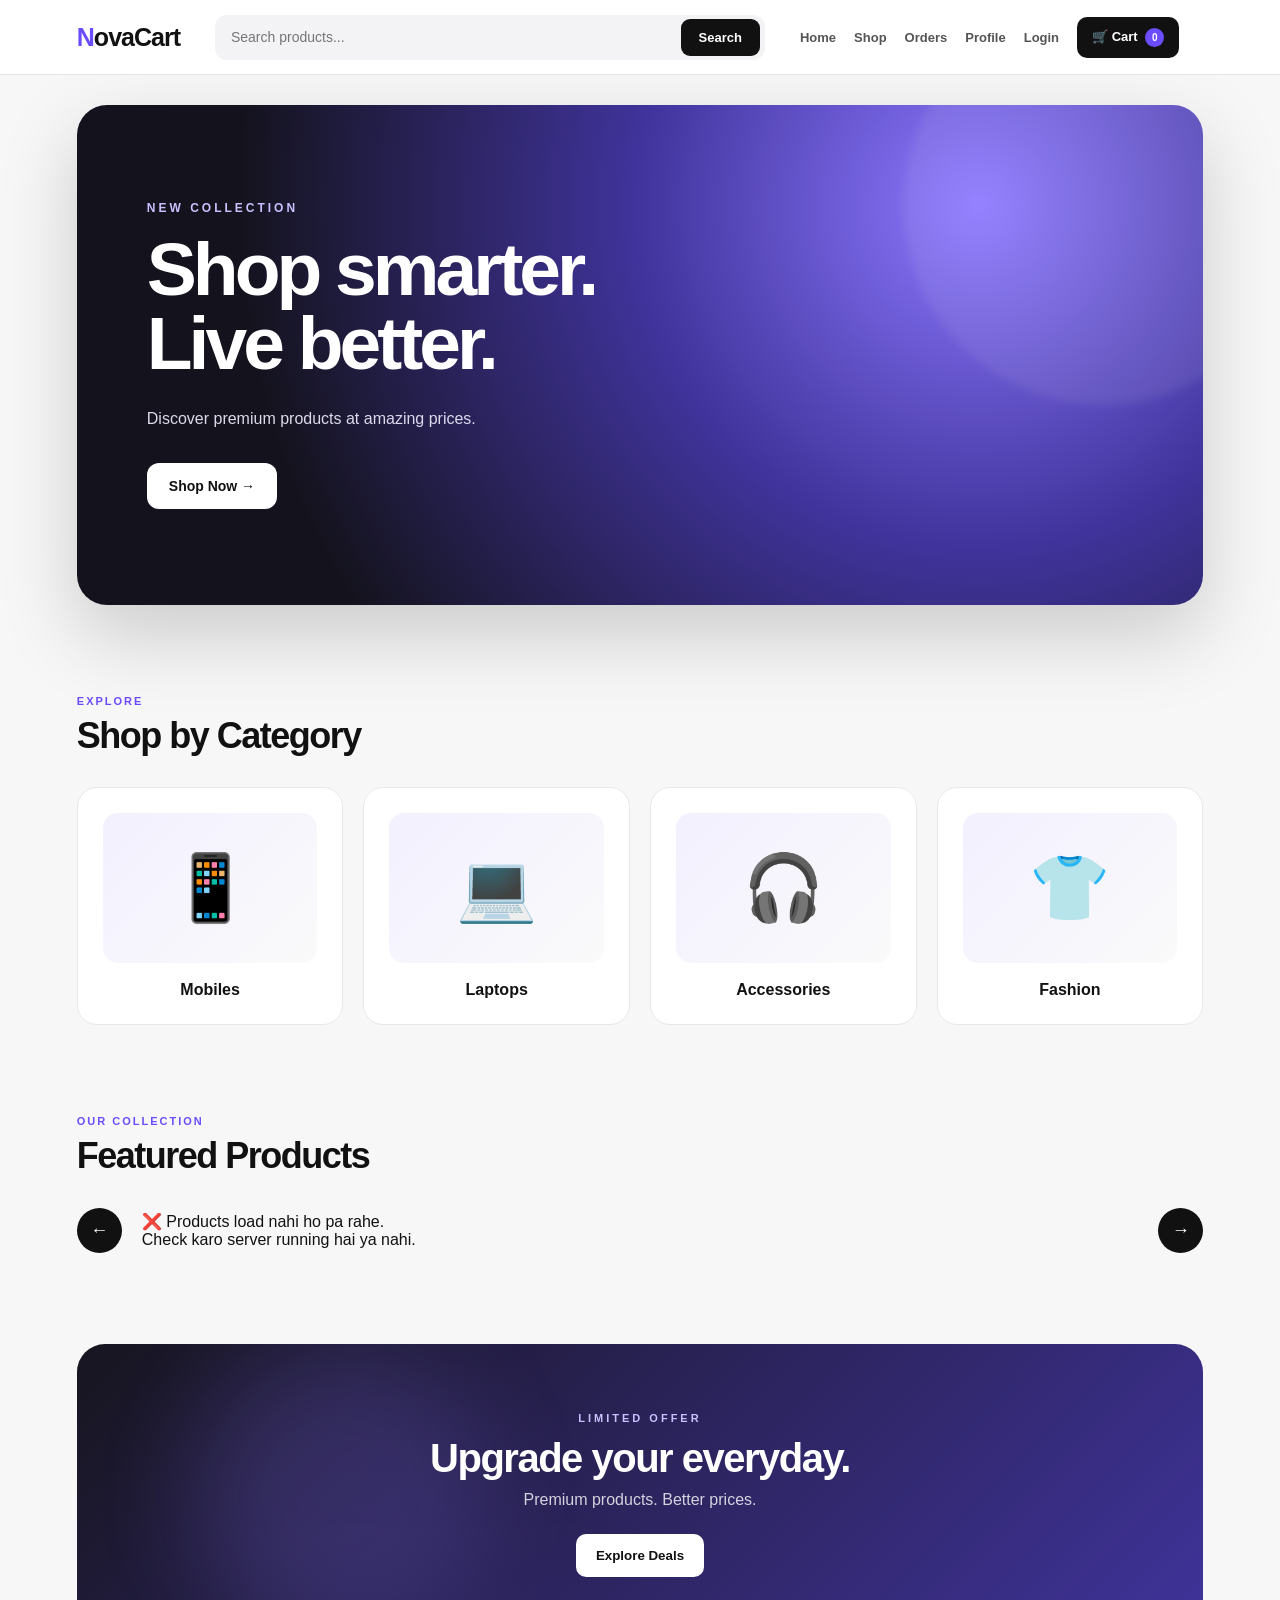
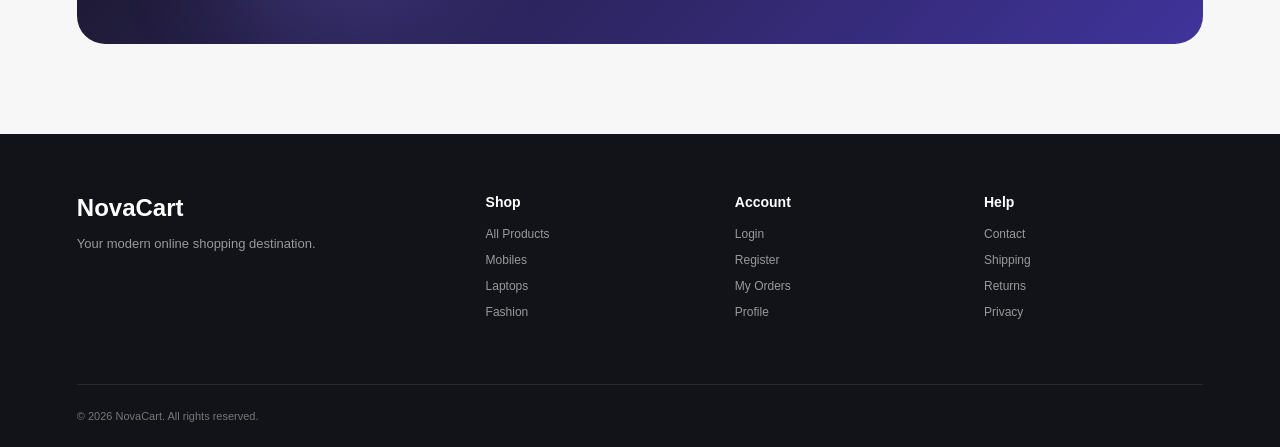
<file: index.html>
<!DOCTYPE html>
<html lang="en">

<head>
    <meta charset="UTF-8">
    <meta name="viewport" content="width=device-width, initial-scale=1.0">

    <title>NovaCart - Online Store</title>

    <!-- CSS baad mein -->
    <link rel="stylesheet" href="css/style.css">
</head>

<body>

    <!-- ================= HEADER ================= -->
    <header>

        <!-- Logo -->
        <div class="logo">
            NovaCart
        </div>

        <!-- Search -->
        <div class="search-box">
            <input
                type="text"
                id="searchInput"
                placeholder="Search products..."
            >

            <button id="searchBtn">
                Search
            </button>
        </div>

        <!-- Navigation -->
        <nav>
            <a href="index.html">Home</a>
            <a href="shop.html">Shop</a>
            <a href="orders.html">Orders</a>
            <a href="profile.html">Profile</a>

            <a href="login.html">
                Login
            </a>

            <a href="cart.html">
                🛒 Cart
                <span id="cartCount">0</span>
            </a>
        </nav>

    </header>


    <!-- ================= HERO SECTION ================= -->
    <section class="hero">

        <div class="hero-content">

            <p>NEW COLLECTION</p>

            <h1>
                Shop smarter.
                <br>
                Live better.
            </h1>

            <p>
                Discover premium products at amazing prices.
            </p>

            <a href="shop.html">
                <button>
                    Shop Now →
                </button>
            </a>

        </div>

    </section>


    <!-- ================= CATEGORIES ================= -->
    <section class="categories">

        <div class="section-title">
            <p>EXPLORE</p>
            <h2>Shop by Category</h2>
        </div>

        <div class="category-container">

            <div class="category-card">
                <div class="category-image">
                    📱
                </div>
                <h3>Mobiles</h3>
            </div>

            <div class="category-card">
                <div class="category-image">
                    💻
                </div>
                <h3>Laptops</h3>
            </div>

            <div class="category-card">
                <div class="category-image">
                    🎧
                </div>
                <h3>Accessories</h3>
            </div>

            <div class="category-card">
                <div class="category-image">
                    👕
                </div>
                <h3>Fashion</h3>
            </div>

        </div>

    </section>


    <!-- ================= FEATURED PRODUCTS ================= -->
    <section class="featured-products">

        <div class="section-title">

            <p>OUR COLLECTION</p>

            <h2>
                Featured Products
            </h2>

        </div>


        <!-- Product horizontal slider -->
        <div class="product-slider">

            <button
                class="slider-btn"
                id="prevProducts"
            >
                ←
            </button>


            <div
                class="product-container"
                id="productContainer"
            >

                <!-- Products JavaScript/API se aayenge -->

            </div>


            <button
                class="slider-btn"
                id="nextProducts"
            >
                →
            </button>

        </div>

    </section>


    <!-- ================= PROMO SECTION ================= -->
    <section class="promo">

        <div class="promo-content">

            <p>LIMITED OFFER</p>

            <h2>
                Upgrade your everyday.
            </h2>

            <p>
                Premium products. Better prices.
            </p>

            <a href="shop.html">
                <button>
                    Explore Deals
                </button>
            </a>

        </div>

    </section>


    <!-- ================= FOOTER ================= -->
    <footer>

        <div class="footer-brand">
            <h2>NovaCart</h2>

            <p>
                Your modern online shopping destination.
            </p>
        </div>


        <div class="footer-links">

            <div>
                <h3>Shop</h3>

                <a href="shop.html">
                    All Products
                </a>

                <a href="#">
                    Mobiles
                </a>

                <a href="#">
                    Laptops
                </a>

                <a href="#">
                    Fashion
                </a>

            </div>


            <div>

                <h3>Account</h3>

                <a href="login.html">
                    Login
                </a>

                <a href="register.html">
                    Register
                </a>

                <a href="orders.html">
                    My Orders
                </a>

                <a href="profile.html">
                    Profile
                </a>

            </div>


            <div>

                <h3>Help</h3>

                <a href="#">
                    Contact
                </a>

                <a href="#">
                    Shipping
                </a>

                <a href="#">
                    Returns
                </a>

                <a href="#">
                    Privacy
                </a>

            </div>

        </div>


        <div class="footer-bottom">

            <p>
                © 2026 NovaCart. All rights reserved.
            </p>

        </div>

    </footer>


    <!-- JavaScript baad mein -->
    <script src="js/script.js"></script>

</body>

</html>
</file>
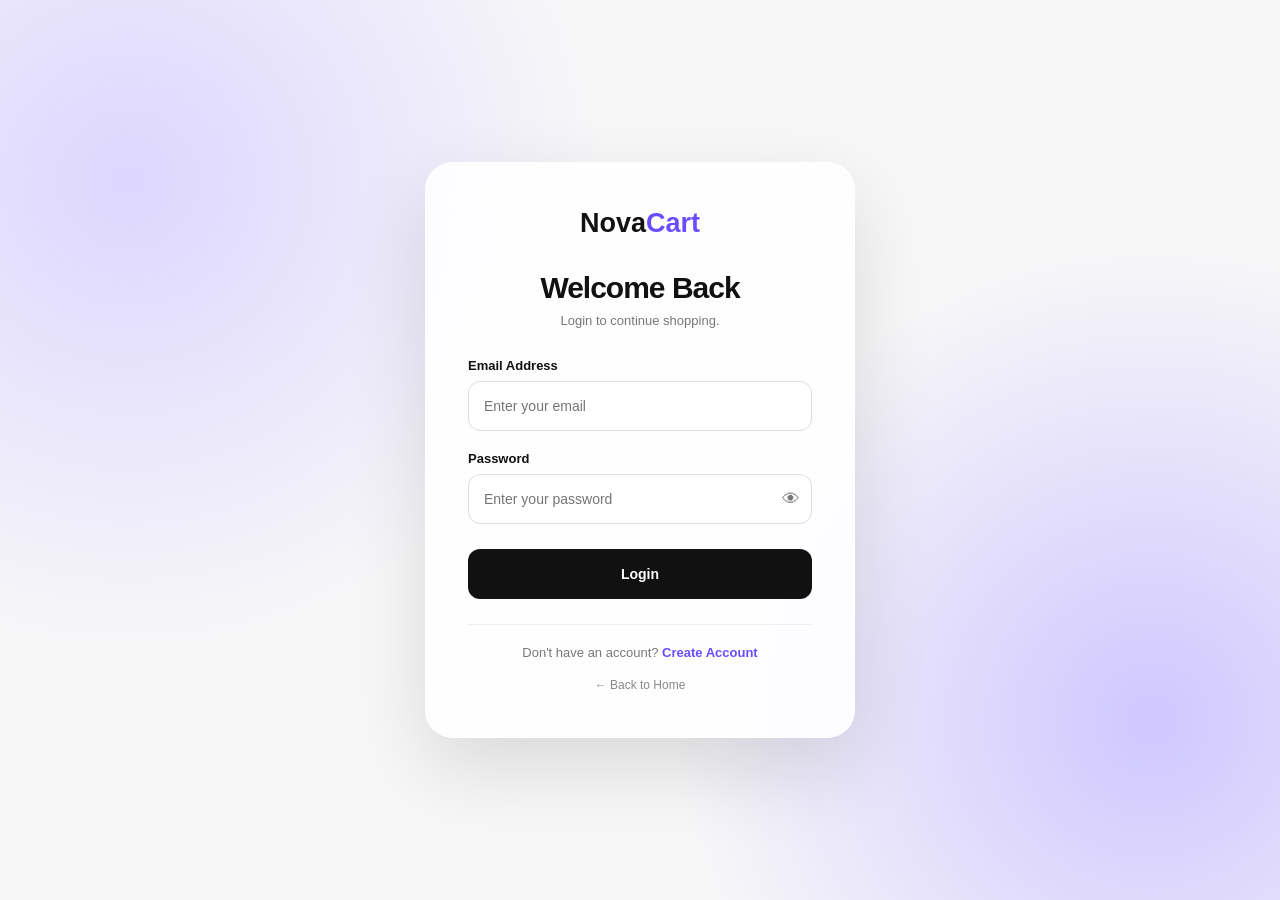
<file: addresses.html>
<!DOCTYPE html>
<html lang="en">

<head>

    <meta charset="UTF-8">

    <meta
        name="viewport"
        content="width=device-width, initial-scale=1.0"
    >

    <title>My Addresses - NovaCart</title>

    <link
        rel="stylesheet"
        href="css/style.css"
    >

    <link
        rel="stylesheet"
        href="css/addresses.css"
    >

</head>


<body>


    <!-- =========================
         HEADER
    ========================== -->

    <header>

        <div class="logo">
            NovaCart
        </div>


        <div class="search-box">

            <input
                type="text"
                id="searchInput"
                placeholder="Search products..."
            >

            <button
                id="searchBtn"
                type="button"
            >
                Search
            </button>

        </div>


        <nav>

            <a href="index.html">
                Home
            </a>

            <a href="shop.html">
                Shop
            </a>

            <a href="wishlist.html">
                ♥ Wishlist
                <span id="wishlistCount">0</span>
            </a>

            <a href="orders.html">
                Orders
            </a>

            <a href="profile.html">
                Profile
            </a>

            <a
                href="addresses.html"
                class="active"
            >
                📍 Addresses
            </a>

            <a href="cart.html">
                🛒 Cart
                <span id="cartCount">0</span>
            </a>

        </nav>

    </header>



    <!-- =========================
         ADDRESS PAGE
    ========================== -->

    <main class="addresses-page">


        <!-- PAGE HEADING -->

        <section class="addresses-heading">

            <div>

                <p>
                    DELIVERY INFORMATION
                </p>

                <h1>
                    My Addresses
                </h1>

                <span>
                    Manage your saved delivery addresses.
                </span>

            </div>


            <button
                id="addAddressBtn"
                class="add-address-btn"
                type="button"
            >
                + Add New Address
            </button>

        </section>



        <!-- =========================
             ADDRESS LIST
        ========================== -->

        <section
            id="addressesContainer"
            class="addresses-grid"
        >

            <div class="addresses-loading">

                <div class="loading-spinner"></div>

                <p>
                    Loading your addresses...
                </p>

            </div>

        </section>



        <!-- =========================
             EMPTY ADDRESS
        ========================== -->

        <section
            id="emptyAddresses"
            class="empty-addresses"
            style="display: none;"
        >

            <div class="empty-address-icon">
                📍
            </div>

            <h2>
                No Saved Addresses
            </h2>

            <p>
                Add an address for faster checkout and delivery.
            </p>

            <button
                id="emptyAddAddressBtn"
                type="button"
            >
                + Add Your First Address
            </button>

        </section>

    </main>



    <!-- =========================
         ADD / EDIT ADDRESS MODAL
    ========================== -->

    <div
        id="addressModal"
        class="address-modal-overlay"
    >

        <div class="address-modal">


            <!-- CLOSE -->

            <button
                id="closeAddressModal"
                class="modal-close"
                type="button"
            >
                ×
            </button>


            <!-- TITLE -->

            <p class="modal-label">
                DELIVERY
            </p>

            <h2 id="addressModalTitle">
                Add New Address
            </h2>



            <!-- =====================
                 ADDRESS FORM
            ====================== -->

            <form id="addressForm">


                <!-- ADDRESS TYPE -->

                <div class="form-group">

                    <label>
                        Address Type
                    </label>

                    <div class="address-type-options">

                        <label class="type-option">

                            <input
                                type="radio"
                                name="addressType"
                                value="home"
                                checked
                            >

                            <span>
                                🏠 Home
                            </span>

                        </label>


                        <label class="type-option">

                            <input
                                type="radio"
                                name="addressType"
                                value="office"
                            >

                            <span>
                                🏢 Office
                            </span>

                        </label>


                        <label class="type-option">

                            <input
                                type="radio"
                                name="addressType"
                                value="other"
                            >

                            <span>
                                📍 Other
                            </span>

                        </label>

                    </div>

                </div>



                <!-- FULL NAME -->

                <div class="form-group">

                    <label for="addressName">
                        Full Name
                    </label>

                    <input
                        type="text"
                        id="addressName"
                        placeholder="Enter recipient name"
                        required
                    >

                </div>



                <!-- PHONE -->

                <div class="form-group">

                    <label for="addressPhone">
                        Mobile Number
                    </label>

                    <input
                        type="tel"
                        id="addressPhone"
                        maxlength="10"
                        inputmode="numeric"
                        placeholder="10-digit mobile number"
                        required
                    >

                </div>



                <!-- ADDRESS -->

                <div class="form-group">

                    <label for="addressLine">
                        Address
                    </label>

                    <textarea
                        id="addressLine"
                        rows="3"
                        placeholder="House no, street, area..."
                        required
                    ></textarea>

                </div>



                <!-- CITY + STATE -->

                <div class="form-row">


                    <div class="form-group">

                        <label for="addressCity">
                            City
                        </label>

                        <input
                            type="text"
                            id="addressCity"
                            placeholder="City"
                            required
                        >

                    </div>


                    <div class="form-group">

                        <label for="addressState">
                            State
                        </label>

                        <input
                            type="text"
                            id="addressState"
                            placeholder="State"
                            required
                        >

                    </div>

                </div>



                <!-- PINCODE -->

                <div class="form-group">

                    <label for="addressPincode">
                        Pincode
                    </label>

                    <input
                        type="tel"
                        id="addressPincode"
                        maxlength="6"
                        inputmode="numeric"
                        placeholder="6-digit pincode"
                        required
                    >

                </div>



                <!-- COUNTRY -->

                <div class="form-group">

                    <label for="addressCountry">
                        Country
                    </label>

                    <input
                        type="text"
                        id="addressCountry"
                        value="India"
                        readonly
                    >

                </div>



                <!-- DEFAULT -->

                <div class="default-address-option">

                    <label>

                        <input
                            type="checkbox"
                            id="isDefaultAddress"
                        >

                        <span>
                            Make this my default address
                        </span>

                    </label>

                </div>



                <!-- BUTTONS -->

                <div class="address-form-actions">

                    <button
                        type="button"
                        id="cancelAddressBtn"
                        class="cancel-address-btn"
                    >
                        Cancel
                    </button>


                    <button
                        type="submit"
                        id="saveAddressBtn"
                        class="save-address-btn"
                    >
                        Save Address
                    </button>

                </div>

            </form>

        </div>

    </div>



    <!-- =========================
         FOOTER
    ========================== -->

    <footer>

        <div class="footer-brand">

            <h2>
                NovaCart
            </h2>

            <p>
                Your modern online shopping destination.
            </p>

        </div>


        <div class="footer-links">


            <div>

                <h3>
                    Shop
                </h3>

                <a href="shop.html">
                    All Products
                </a>

                <a href="wishlist.html">
                    Wishlist
                </a>

                <a href="cart.html">
                    Cart
                </a>

            </div>


            <div>

                <h3>
                    Account
                </h3>

                <a href="profile.html">
                    Profile
                </a>

                <a href="orders.html">
                    My Orders
                </a>

                <a href="addresses.html">
                    My Addresses
                </a>

            </div>


            <div>

                <h3>
                    Help
                </h3>

                <a href="#">
                    Contact
                </a>

                <a href="#">
                    Shipping
                </a>

                <a href="#">
                    Returns
                </a>

            </div>

        </div>


        <div class="footer-bottom">

            © 2026 NovaCart.
            All rights reserved.

        </div>

    </footer>



    <script src="js/addresses.js"></script>

</body>

</html>
</file>
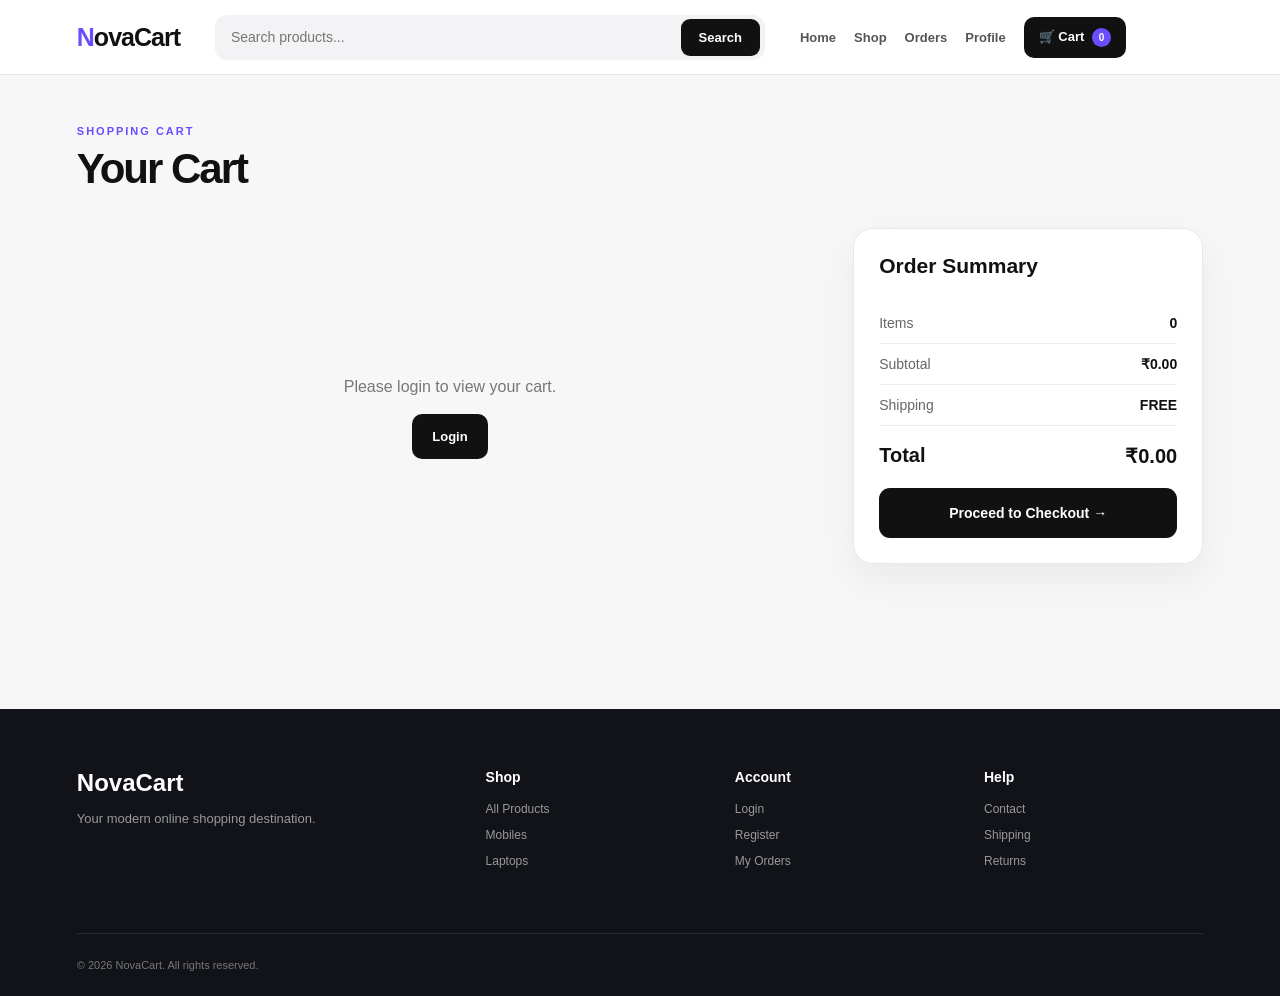
<file: cart.html>
<!DOCTYPE html>
<html lang="en">

<head>
    <meta charset="UTF-8">
    <meta name="viewport" content="width=device-width, initial-scale=1.0">

    <title>Your Cart - NovaCart</title>

    <link rel="stylesheet" href="css/style.css">

    <style>
        /* =========================
           CART PAGE
        ========================= */

        .cart-page {
            width: 88%;
            margin: 50px auto 100px;
        }

        .cart-header {
            margin-bottom: 35px;
        }

        .cart-header p {
            color: #6c4cff;
            font-size: 11px;
            font-weight: 800;
            letter-spacing: 2px;
            margin-bottom: 8px;
        }

        .cart-header h1 {
            font-size: 42px;
            letter-spacing: -2px;
        }

        .cart-layout {
            display: grid;
            grid-template-columns: 1fr 350px;
            gap: 30px;
            align-items: start;
        }

        /* =========================
           CART ITEMS
        ========================= */

        .cart-items {
            display: flex;
            flex-direction: column;
            gap: 15px;
        }

        .cart-item {
            display: grid;
            grid-template-columns: 120px 1fr auto;
            gap: 20px;
            align-items: center;

            padding: 18px;

            background: white;

            border: 1px solid #e8e8e8;

            border-radius: 18px;

            transition: 0.25s;
        }

        .cart-item:hover {
            box-shadow:
                0 15px 40px rgba(0, 0, 0, 0.07);
        }

        .cart-item-image {
            width: 120px;
            height: 120px;

            border-radius: 14px;

            overflow: hidden;

            background: #f5f5f6;
        }

        .cart-item-image img {
            width: 100%;
            height: 100%;

            object-fit: cover;
        }

        .cart-item-info h3 {
            font-size: 17px;
            margin-bottom: 7px;
        }

        .cart-item-info p {
            color: #777;
            font-size: 13px;
            margin-bottom: 12px;
        }

        .cart-item-price {
            font-size: 18px;
            font-weight: 800;
        }

        /* =========================
           QUANTITY
        ========================= */

        .quantity-box {
            display: flex;
            align-items: center;
            gap: 12px;

            margin-top: 12px;
        }

        .quantity-box button {
            width: 32px;
            height: 32px;

            border-radius: 8px;

            background: #f1f1f3;

            font-size: 16px;
            font-weight: 700;
        }

        .quantity-box button:hover {
            background: #6c4cff;
            color: white;
        }

        .quantity-box span {
            min-width: 20px;
            text-align: center;
            font-weight: 700;
        }

        /* =========================
           ITEM TOTAL / REMOVE
        ========================= */

        .cart-item-actions {
            text-align: right;
        }

        .item-total {
            font-size: 18px;
            font-weight: 800;
            margin-bottom: 15px;
        }

        .remove-btn {
            background: transparent;
            color: #d33;
            font-size: 12px;
            font-weight: 700;
        }

        .remove-btn:hover {
            text-decoration: underline;
        }

        /* =========================
           ORDER SUMMARY
        ========================= */

        .cart-summary {
            position: sticky;
            top: 100px;

            padding: 25px;

            background: white;

            border: 1px solid #e8e8e8;

            border-radius: 20px;

            box-shadow:
                0 15px 40px rgba(0, 0, 0, 0.06);
        }

        .cart-summary h2 {
            font-size: 21px;
            margin-bottom: 25px;
        }

        .summary-row {
            display: flex;
            justify-content: space-between;

            padding: 12px 0;

            font-size: 14px;

            color: #666;

            border-bottom: 1px solid #eee;
        }

        .summary-row strong {
            color: #111;
        }

        .summary-total {
            display: flex;
            justify-content: space-between;

            margin-top: 18px;
            margin-bottom: 20px;

            font-size: 20px;
            font-weight: 800;
        }

        .checkout-btn {
            width: 100%;
            height: 50px;

            border-radius: 11px;

            background: #111;
            color: white;

            font-size: 14px;
            font-weight: 700;

            transition: 0.25s;
        }

        .checkout-btn:hover {
            background: #6c4cff;

            transform: translateY(-2px);

            box-shadow:
                0 12px 25px rgba(108, 76, 255, 0.2);
        }

        /* =========================
           EMPTY CART
        ========================= */

        .empty-cart {
            display: none;

            padding: 70px 20px;

            background: white;

            border: 1px solid #e8e8e8;

            border-radius: 20px;

            text-align: center;
        }

        .empty-cart-icon {
            font-size: 55px;
            margin-bottom: 15px;
        }

        .empty-cart h2 {
            margin-bottom: 10px;
        }

        .empty-cart p {
            color: #777;
            font-size: 14px;
            margin-bottom: 25px;
        }

        .shop-btn {
            display: inline-flex;

            align-items: center;
            justify-content: center;

            height: 45px;

            padding: 0 20px;

            border-radius: 10px;

            background: #111;
            color: white;

            font-size: 13px;
            font-weight: 700;
        }

        .shop-btn:hover {
            background: #6c4cff;
        }

        /* =========================
           LOADING
        ========================= */

        .cart-loading {
            padding: 60px;
            text-align: center;

            color: #777;
        }

        /* =========================
           RESPONSIVE
        ========================= */

        @media (max-width: 900px) {

            .cart-layout {
                grid-template-columns: 1fr;
            }

            .cart-summary {
                position: static;
            }
        }

        @media (max-width: 600px) {

            .cart-page {
                width: 94%;
            }

            .cart-header h1 {
                font-size: 34px;
            }

            .cart-item {
                grid-template-columns: 85px 1fr;
                gap: 14px;
            }

            .cart-item-image {
                width: 85px;
                height: 85px;
            }

            .cart-item-actions {
                grid-column: 2;
                text-align: left;
            }
        }
    </style>
</head>


<body>

    <!-- =========================
         HEADER
    ========================= -->

    <header>

        <div class="logo">
            NovaCart
        </div>


        <div class="search-box">

            <input
                type="text"
                placeholder="Search products..."
                id="searchInput"
            >

            <button id="searchBtn">
                Search
            </button>

        </div>


        <nav>

            <a href="index.html">
                Home
            </a>

            <a href="shop.html">
                Shop
            </a>

            <a href="orders.html">
                Orders
            </a>

            <a href="profile.html">
                Profile
            </a>

            <a href="cart.html">
                🛒 Cart
                <span id="cartCount">0</span>
            </a>

        </nav>

    </header>


    <!-- =========================
         CART
    ========================= -->

    <main class="cart-page">

        <div class="cart-header">

            <p>SHOPPING CART</p>

            <h1>
                Your Cart
            </h1>

        </div>


        <div class="cart-layout">


            <!-- =====================
                 LEFT SIDE
            ====================== -->

            <section>

                <div
                    id="cartItems"
                    class="cart-items"
                >

                    <!--
                        Cart items
                        JavaScript/API se
                        yahan aayenge.
                    -->

                    <div class="cart-loading">
                        Loading cart...
                    </div>

                </div>


                <!-- Empty Cart -->

                <div
                    id="emptyCart"
                    class="empty-cart"
                >

                    <div class="empty-cart-icon">
                        🛒
                    </div>

                    <h2>
                        Your cart is empty
                    </h2>

                    <p>
                        Looks like you haven't
                        added anything yet.
                    </p>

                    <a
                        href="shop.html"
                        class="shop-btn"
                    >
                        Start Shopping
                    </a>

                </div>

            </section>


            <!-- =====================
                 RIGHT SIDE
            ====================== -->

            <aside class="cart-summary">

                <h2>
                    Order Summary
                </h2>


                <div class="summary-row">

                    <span>
                        Items
                    </span>

                    <strong id="summaryItems">
                        0
                    </strong>

                </div>


                <div class="summary-row">

                    <span>
                        Subtotal
                    </span>

                    <strong id="subtotal">
                        ₹0.00
                    </strong>

                </div>


                <div class="summary-row">

                    <span>
                        Shipping
                    </span>

                    <strong id="shipping">
                        FREE
                    </strong>

                </div>


                <div class="summary-total">

                    <span>
                        Total
                    </span>

                    <strong id="grandTotal">
                        ₹0.00
                    </strong>

                </div>


                <button
                    class="checkout-btn"
                    id="checkoutBtn"
                >
                    Proceed to Checkout →
                </button>

            </aside>

        </div>

    </main>


    <!-- =========================
         FOOTER
    ========================= -->

    <footer>

        <div class="footer-brand">

            <h2>
                NovaCart
            </h2>

            <p>
                Your modern online shopping destination.
            </p>

        </div>


        <div class="footer-links">

            <div>

                <h3>Shop</h3>

                <a href="shop.html">
                    All Products
                </a>

                <a href="#">
                    Mobiles
                </a>

                <a href="#">
                    Laptops
                </a>

            </div>


            <div>

                <h3>Account</h3>

                <a href="login.html">
                    Login
                </a>

                <a href="register.html">
                    Register
                </a>

                <a href="orders.html">
                    My Orders
                </a>

            </div>


            <div>

                <h3>Help</h3>

                <a href="#">
                    Contact
                </a>

                <a href="#">
                    Shipping
                </a>

                <a href="#">
                    Returns
                </a>

            </div>

        </div>


        <div class="footer-bottom">

            © 2026 NovaCart. All rights reserved.

        </div>

    </footer>


    <!-- Cart JavaScript -->
    <script src="js/cart.js"></script>

</body>

</html>
</file>
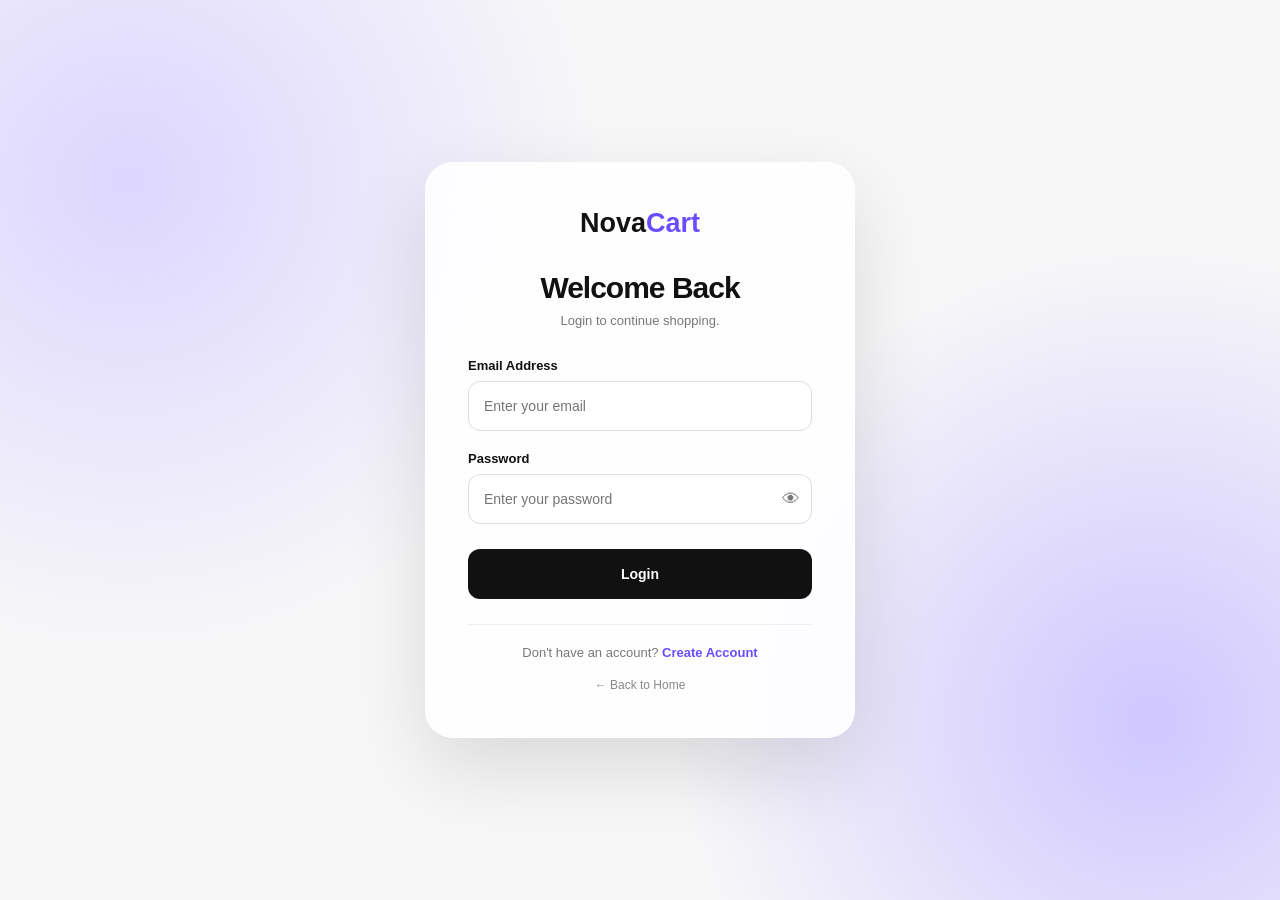
<file: change-password.html>
<!DOCTYPE html>
<html lang="en">

<head>

    <meta charset="UTF-8">

    <meta
        name="viewport"
        content="width=device-width, initial-scale=1.0"
    >

    <title>Change Password - NovaCart</title>

    <link
        rel="stylesheet"
        href="css/style.css"
    >

    <link
        rel="stylesheet"
        href="css/change-password.css"
    >

</head>


<body>


    <!-- =========================
         HEADER
    ========================== -->

    <header>

        <div class="logo">
            NovaCart
        </div>


        <div class="search-box">

            <input
                type="text"
                id="searchInput"
                placeholder="Search products..."
            >

            <button
                type="button"
                id="searchBtn"
            >
                Search
            </button>

        </div>


        <nav>

            <a href="index.html">
                Home
            </a>

            <a href="shop.html">
                Shop
            </a>

            <a href="orders.html">
                Orders
            </a>

            <a href="profile.html">
                Profile
            </a>

            <a href="cart.html">
                🛒 Cart
                <span id="cartCount">0</span>
            </a>

        </nav>

    </header>



    <!-- =========================
         CHANGE PASSWORD
    ========================== -->

    <main class="change-password-page">


        <div class="change-password-card">


            <div class="change-password-header">

                <div class="password-icon">
                    🔐
                </div>

                <p>
                    SECURITY
                </p>

                <h1>
                    Change Password
                </h1>

                <span>
                    Update your password to keep your account secure.
                </span>

            </div>



            <!-- =====================
                 FORM
            ====================== -->

            <form
                id="changePasswordForm"
            >


                <!-- CURRENT PASSWORD -->

                <div class="password-group">

                    <label
                        for="currentPassword"
                    >
                        Current Password
                    </label>


                    <div class="password-input">

                        <input
                            type="password"
                            id="currentPassword"
                            placeholder="Enter current password"
                            autocomplete="current-password"
                            required
                        >


                        <button
                            type="button"
                            class="toggle-password"
                            data-target="currentPassword"
                        >
                            👁
                        </button>

                    </div>

                </div>



                <!-- NEW PASSWORD -->

                <div class="password-group">

                    <label
                        for="newPassword"
                    >
                        New Password
                    </label>


                    <div class="password-input">

                        <input
                            type="password"
                            id="newPassword"
                            placeholder="Enter new password"
                            autocomplete="new-password"
                            required
                        >


                        <button
                            type="button"
                            class="toggle-password"
                            data-target="newPassword"
                        >
                            👁
                        </button>

                    </div>

                </div>



                <!-- CONFIRM PASSWORD -->

                <div class="password-group">

                    <label
                        for="confirmPassword"
                    >
                        Confirm New Password
                    </label>


                    <div class="password-input">

                        <input
                            type="password"
                            id="confirmPassword"
                            placeholder="Confirm new password"
                            autocomplete="new-password"
                            required
                        >


                        <button
                            type="button"
                            class="toggle-password"
                            data-target="confirmPassword"
                        >
                            👁
                        </button>

                    </div>

                </div>



                <!-- PASSWORD RULES -->

                <div class="password-rules">

                    <p>
                        Password should contain:
                    </p>

                    <span id="ruleLength">
                        • At least 8 characters
                    </span>

                    <span id="ruleLetter">
                        • At least one letter
                    </span>

                    <span id="ruleNumber">
                        • At least one number
                    </span>

                </div>



                <!-- SUBMIT -->

                <button
                    type="submit"
                    id="changePasswordBtn"
                    class="change-password-btn"
                >
                    Change Password
                </button>
                 <a
                   href="forgot-password.html"
                   class="forgot-password-link"
                >
    Forgot Password?
</a>

            </form>



            <!-- BACK -->

            <a
                href="profile.html"
                class="back-profile"
            >
                ← Back to Profile
            </a>

        </div>

    </main>



    <!-- =========================
         FOOTER
    ========================== -->

    <footer>

        <div class="footer-brand">

            <h2>
                NovaCart
            </h2>

            <p>
                Your modern online shopping destination.
            </p>

        </div>


        <div class="footer-links">


            <div>

                <h3>
                    Shop
                </h3>

                <a href="shop.html">
                    All Products
                </a>

                <a href="orders.html">
                    My Orders
                </a>

                <a href="cart.html">
                    Cart
                </a>

            </div>


            <div>

                <h3>
                    Account
                </h3>

                <a href="profile.html">
                    Profile
                </a>

                <a href="addresses.html">
                    My Addresses
                </a>

            </div>


            <div>

                <h3>
                    Help
                </h3>

                <a href="#">
                    Contact
                </a>

                <a href="#">
                    Shipping
                </a>

                <a href="#">
                    Returns
                </a>

            </div>

        </div>


        <div class="footer-bottom">

            © 2026 NovaCart.
            All rights reserved.

        </div>

    </footer>



    <script src="js/change-password.js"></script>

</body>

</html>
</file>
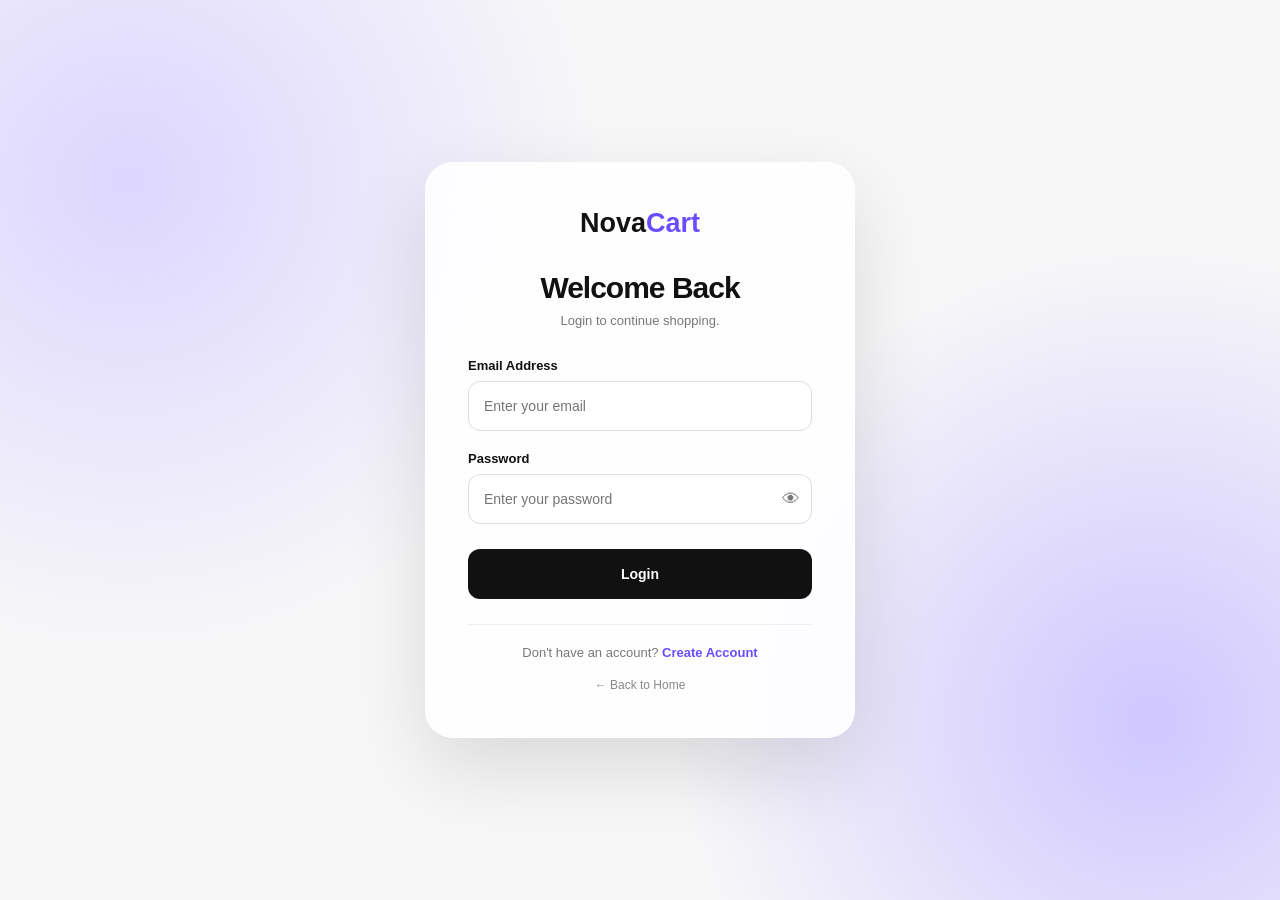
<file: checkout.html>
<!DOCTYPE html>
<html lang="en">

<head>
    <meta charset="UTF-8">
    <meta name="viewport" content="width=device-width, initial-scale=1.0">

    <title>Checkout - NovaCart</title>

    <link rel="stylesheet" href="css/style.css">

    <style>
        /* =========================
           CHECKOUT PAGE
        ========================= */

        .checkout-page {
            width: 88%;
            margin: 50px auto 100px;
        }

        .checkout-header {
            margin-bottom: 35px;
        }

        .checkout-header p {
            color: #6c4cff;
            font-size: 11px;
            font-weight: 800;
            letter-spacing: 2px;
            margin-bottom: 8px;
        }

        .checkout-header h1 {
            font-size: 42px;
            letter-spacing: -2px;
        }

        .checkout-layout {
            display: grid;
            grid-template-columns: 1fr 380px;
            gap: 30px;
            align-items: start;
        }

        /* =========================
           CHECKOUT BOX
        ========================= */

        .checkout-box {
            background: white;
            border: 1px solid #e8e8e8;
            border-radius: 20px;
            padding: 28px;
            margin-bottom: 20px;
        }

        .checkout-box h2 {
            font-size: 20px;
            margin-bottom: 22px;
        }

        .checkout-box-title {
            display: flex;
            align-items: center;
            gap: 12px;
            margin-bottom: 22px;
        }

        .checkout-number {
            width: 32px;
            height: 32px;

            display: flex;
            align-items: center;
            justify-content: center;

            border-radius: 50%;

            background: #111;
            color: white;

            font-size: 13px;
            font-weight: 700;
        }

        /* =========================
           FORM
        ========================= */

        .form-row {
            display: grid;
            grid-template-columns: 1fr 1fr;
            gap: 16px;
        }

        .form-group {
            margin-bottom: 18px;
        }

        .form-group.full {
            grid-column: 1 / -1;
        }

        .form-group label {
            display: block;

            font-size: 13px;
            font-weight: 700;

            margin-bottom: 8px;
        }

        .form-group input,
        .form-group select,
        .form-group textarea {

            width: 100%;

            border: 1px solid #ddd;

            border-radius: 11px;

            outline: none;

            background: white;

            font-family: inherit;

            font-size: 14px;

            transition: 0.2s;
        }

        .form-group input,
        .form-group select {
            height: 48px;
            padding: 0 14px;
        }

        .form-group textarea {
            min-height: 100px;
            padding: 14px;
            resize: vertical;
        }

        .form-group input:focus,
        .form-group select:focus,
        .form-group textarea:focus {
            border-color: #6c4cff;

            box-shadow:
                0 0 0 4px rgba(108, 76, 255, 0.08);
        }

        /* =========================
           PAYMENT
        ========================= */

        .payment-options {
            display: flex;
            flex-direction: column;
            gap: 12px;
        }

        .payment-option {
            display: flex;
            align-items: center;
            gap: 13px;

            padding: 15px;

            border: 1px solid #ddd;

            border-radius: 12px;

            cursor: pointer;

            transition: 0.2s;
        }

        .payment-option:hover {
            border-color: #6c4cff;
            background: #faf9ff;
        }

        .payment-option input {
            accent-color: #6c4cff;
        }

        .payment-icon {
            font-size: 22px;
        }

        .payment-info strong {
            display: block;
            font-size: 14px;
            margin-bottom: 3px;
        }

        .payment-info span {
            font-size: 11px;
            color: #888;
        }

        /* =========================
           ORDER SUMMARY
        ========================= */

        .order-summary {
            position: sticky;
            top: 100px;

            background: white;

            border: 1px solid #e8e8e8;

            border-radius: 20px;

            padding: 25px;

            box-shadow:
                0 15px 40px rgba(0, 0, 0, 0.06);
        }

        .order-summary h2 {
            font-size: 21px;
            margin-bottom: 22px;
        }

        /* =========================
           ORDER ITEMS
        ========================= */

        .checkout-items {
            display: flex;
            flex-direction: column;
            gap: 12px;

            max-height: 330px;

            overflow-y: auto;

            padding-right: 4px;

            margin-bottom: 20px;
        }

        .checkout-item {
            display: grid;

            grid-template-columns: 58px 1fr auto;

            gap: 12px;

            align-items: center;
        }

        .checkout-item-image {
            width: 58px;
            height: 58px;

            border-radius: 10px;

            overflow: hidden;

            background: #f5f5f6;
        }

        .checkout-item-image img {
            width: 100%;
            height: 100%;

            object-fit: cover;
        }

        .checkout-item-info h3 {
            font-size: 13px;

            margin-bottom: 4px;
        }

        .checkout-item-info span {
            color: #888;

            font-size: 11px;
        }

        .checkout-item-price {
            font-size: 13px;
            font-weight: 700;
        }

        /* =========================
           SUMMARY ROWS
        ========================= */

        .summary-row {
            display: flex;

            justify-content: space-between;

            padding: 12px 0;

            border-bottom: 1px solid #eee;

            font-size: 13px;

            color: #666;
        }

        .summary-row strong {
            color: #111;
        }

        .summary-total {
            display: flex;

            justify-content: space-between;

            align-items: center;

            margin-top: 18px;

            margin-bottom: 20px;
        }

        .summary-total span {
            font-size: 16px;
            font-weight: 700;
        }

        .summary-total strong {
            font-size: 22px;
        }

        /* =========================
           PLACE ORDER
        ========================= */

        .place-order-btn {
            width: 100%;

            height: 52px;

            border-radius: 12px;

            background: #111;

            color: white;

            font-size: 14px;

            font-weight: 700;

            transition: 0.25s;
        }

        .place-order-btn:hover {
            background: #6c4cff;

            transform: translateY(-2px);

            box-shadow:
                0 12px 25px rgba(108, 76, 255, 0.22);
        }

        .secure-note {
            text-align: center;

            color: #888;

            font-size: 11px;

            margin-top: 14px;
        }

        /* =========================
           RESPONSIVE
        ========================= */

        @media (max-width: 900px) {

            .checkout-layout {
                grid-template-columns: 1fr;
            }

            .order-summary {
                position: static;
            }
        }

        @media (max-width: 600px) {

            .checkout-page {
                width: 94%;
            }

            .checkout-header h1 {
                font-size: 34px;
            }

            .checkout-box {
                padding: 20px;
            }

            .form-row {
                grid-template-columns: 1fr;
            }

            .form-group.full {
                grid-column: auto;
            }
        }
    </style>
</head>


<body>

    <!-- =========================
         HEADER
    ========================= -->

    <header>

        <div class="logo">
            NovaCart
        </div>


        <div class="search-box">

            <input
                type="text"
                id="searchInput"
                placeholder="Search products..."
            >

            <button id="searchBtn">
                Search
            </button>

        </div>


        <nav>

            <a href="index.html">
                Home
            </a>

            <a href="shop.html">
                Shop
            </a>

            <a href="orders.html">
                Orders
            </a>

            <a href="profile.html">
                Profile
            </a>

            <a href="cart.html">
                🛒 Cart
                <span id="cartCount">0</span>
            </a>

        </nav>

    </header>


    <!-- =========================
         CHECKOUT
    ========================= -->

    <main class="checkout-page">

        <div class="checkout-header">

            <p>SECURE CHECKOUT</p>

            <h1>
                Complete Your Order
            </h1>

        </div>


        <div class="checkout-layout">


            <!-- =====================
                 LEFT
            ====================== -->

            <section>


                <!-- =====================
     DELIVERY INFORMATION
====================== -->

<div class="checkout-box">

    <div class="checkout-box-title">

        <div class="checkout-number">
            1
        </div>

        <h2>
            Delivery Information
        </h2>

    </div>


    <!-- SAVED ADDRESS -->

    <div
        id="checkoutAddressSection"
        class="checkout-address-section"
    >

        <div
            id="savedAddressContainer"
            class="saved-address-container"
        >
            <div class="cart-loading">
                Loading address...
            </div>
        </div>


        <!-- CHANGE ADDRESS -->

        <button
            type="button"
            id="changeAddressBtn"
            class="checkout-address-btn"
            style="display: none;"
        >
            Change Address
        </button>


        <!-- ADD NEW ADDRESS -->

        <button
            type="button"
            id="addAddressBtn"
            class="checkout-address-btn secondary"
        >
            + Add New Address
        </button>

    </div>


    <!-- =====================
         SELECT ADDRESS
    ====================== -->

    <div
        id="addressSelector"
        class="checkout-address-selector"
        style="display: none;"
    >

        <h3>
            Select Delivery Address
        </h3>


        <div
            id="addressList"
            class="checkout-address-list"
        ></div>


        <button
            type="button"
            id="closeAddressSelector"
            class="checkout-address-btn secondary"
        >
            Close
        </button>

    </div>


    <!-- =====================
         ADD NEW ADDRESS
    ====================== -->

    <div
        id="checkoutNewAddress"
        class="checkout-new-address"
        style="display: none;"
    >

        <h3>
            Add New Address
        </h3>


        <div class="form-row">


            <div class="form-group">

                <label for="fullName">
                    Full Name
                </label>

                <input
                    type="text"
                    id="fullName"
                    placeholder="Enter your full name"
                    autocomplete="name"
                >

            </div>


            <div class="form-group">

                <label for="phone">
                    Phone Number
                </label>

                <input
                    type="tel"
                    id="phone"
                    maxlength="10"
                    inputmode="numeric"
                    placeholder="10-digit mobile number"
                >

            </div>


            <div class="form-group full">

                <label for="address">
                    Address
                </label>

                <textarea
                    id="address"
                    placeholder="House no, street, area..."
                ></textarea>

            </div>


            <div class="form-group">

                <label for="city">
                    City
                </label>

                <input
                    type="text"
                    id="city"
                    placeholder="Enter city"
                >

            </div>


            <div class="form-group">

                <label for="state">
                    State
                </label>

                <input
                    type="text"
                    id="state"
                    placeholder="Enter state"
                >

            </div>


            <div class="form-group">

                <label for="pincode">
                    Pincode
                </label>

                <input
                    type="text"
                    id="pincode"
                    maxlength="6"
                    inputmode="numeric"
                    placeholder="6-digit pincode"
                >

            </div>


            <div class="form-group">

                <label for="country">
                    Country
                </label>

                <select id="country">

                    <option value="India">
                        India
                    </option>

                </select>

            </div>

        </div>


        <div class="checkout-address-actions">

            <button
                type="button"
                id="saveCheckoutAddress"
                class="checkout-address-btn"
            >
                Save Address
            </button>


            <button
                type="button"
                id="cancelCheckoutAddress"
                class="checkout-address-btn secondary"
            >
                Cancel
            </button>

        </div>

    </div>

</div>
                <!-- PAYMENT -->
                <div class="checkout-box">

                    <div class="checkout-box-title">

                        <div class="checkout-number">
                            2
                        </div>

                        <h2>
                            Payment Method
                        </h2>

                    </div>


                    <div class="payment-options">


                        <label class="payment-option">

                            <input
                                type="radio"
                                name="payment"
                                value="cod"
                                checked
                            >

                            <span class="payment-icon">
                                💵
                            </span>

                            <span class="payment-info">

                                <strong>
                                    Cash on Delivery
                                </strong>

                                <span>
                                    Pay when your order arrives
                                </span>

                            </span>

                        </label>


                        <label class="payment-option">

                            <input
                                type="radio"
                                name="payment"
                                value="online"
                            >

                            <span class="payment-icon">
                                💳
                            </span>

                            <span class="payment-info">

                                <strong>
                                    Online Payment
                                </strong>

                                <span>
                                    Pay securely online
                                </span>

                            </span>

                        </label>


                    </div>

                </div>

            </section>


            <!-- =====================
                 RIGHT
            ====================== -->

            <aside class="order-summary">

                <h2>
                    Your Order
                </h2>


                <!-- Dynamic items -->

                <div
                    id="checkoutItems"
                    class="checkout-items"
                >

                    <div class="cart-loading">
                        Loading...
                    </div>

                </div>


                <div class="summary-row">

                    <span>
                        Items
                    </span>

                    <strong id="summaryItems">
                        0
                    </strong>

                </div>


                <div class="summary-row">

                    <span>
                        Subtotal
                    </span>

                    <strong id="subtotal">
                        ₹0.00
                    </strong>

                </div>


                <div class="summary-row">

                    <span>
                        Shipping
                    </span>

                    <strong id="shipping">
                        FREE
                    </strong>

                </div>


                <div class="summary-total">

                    <span>
                        Total
                    </span>

                    <strong id="grandTotal">
                        ₹0.00
                    </strong>

                </div>


                <button
                    type="button"
                    class="place-order-btn"
                    id="placeOrderBtn"
                >
                    Place Order →
                </button>


                <p class="secure-note">
                    🔒 Your information is protected.
                </p>

            </aside>

        </div>

    </main>


    <!-- =========================
         FOOTER
    ========================= -->

    <footer>

        <div class="footer-brand">

            <h2>
                NovaCart
            </h2>

            <p>
                Your modern online shopping destination.
            </p>

        </div>


        <div class="footer-links">

            <div>

                <h3>Shop</h3>

                <a href="shop.html">
                    All Products
                </a>

                <a href="#">
                    Mobiles
                </a>

                <a href="#">
                    Laptops
                </a>

            </div>


            <div>

                <h3>Account</h3>

                <a href="login.html">
                    Login
                </a>

                <a href="register.html">
                    Register
                </a>

                <a href="orders.html">
                    My Orders
                </a>

            </div>


            <div>

                <h3>Help</h3>

                <a href="#">
                    Contact
                </a>

                <a href="#">
                    Shipping
                </a>

                <a href="#">
                    Returns
                </a>

            </div>

        </div>


        <div class="footer-bottom">

            © 2026 NovaCart. All rights reserved.

        </div>

    </footer>


    <!-- Checkout JS baad mein -->
    <script src="js/checkout.js"></script>

</body>

</html>
</file>
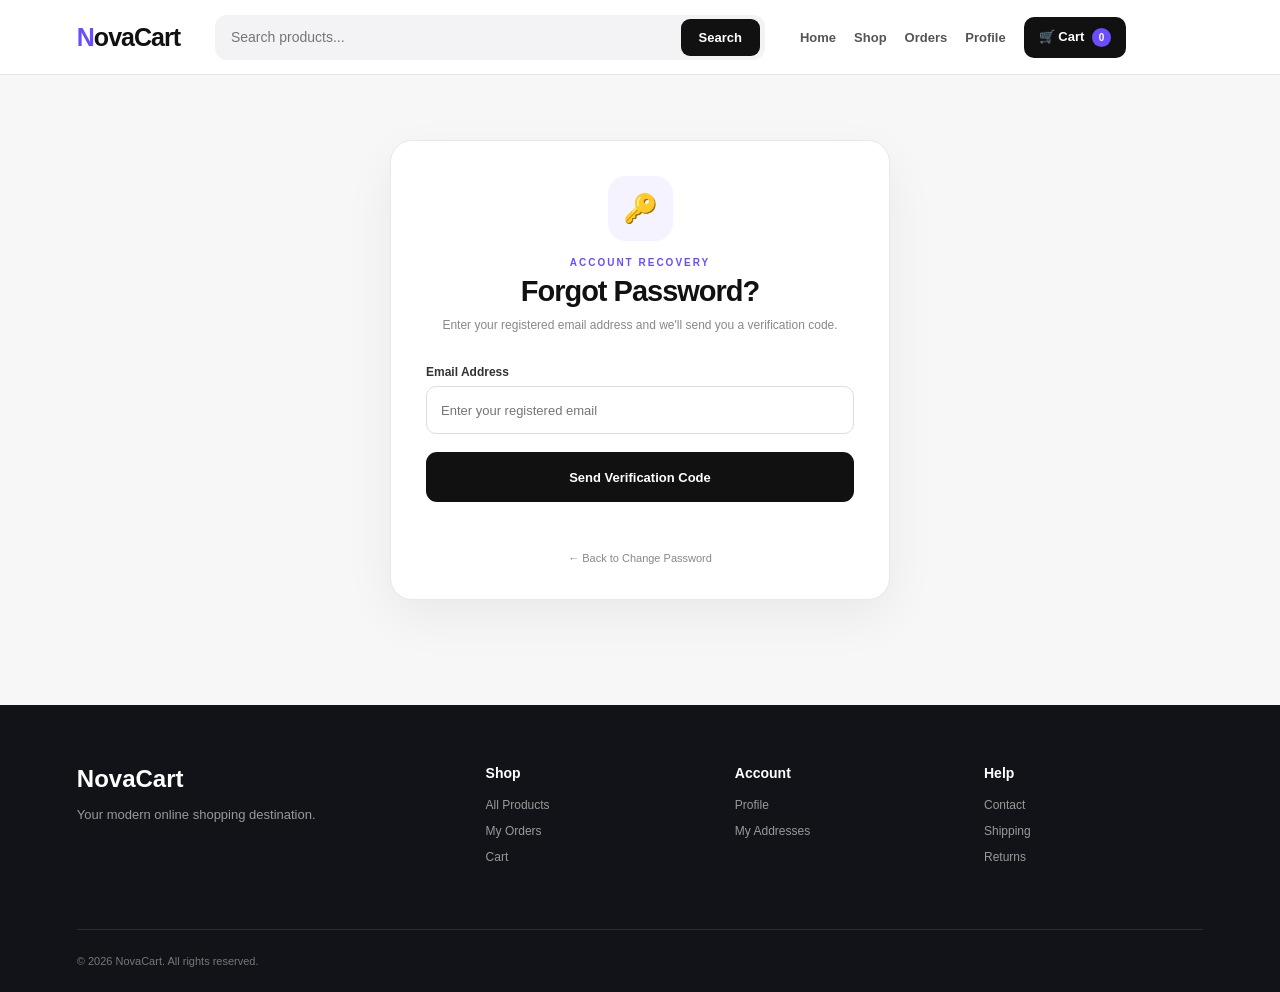
<file: forgot-password.html>
<!DOCTYPE html>
<html lang="en">

<head>

    <meta charset="UTF-8">

    <meta
        name="viewport"
        content="width=device-width, initial-scale=1.0"
    >

    <title>Forgot Password - NovaCart</title>

    <link
        rel="stylesheet"
        href="css/style.css"
    >

    <link
        rel="stylesheet"
        href="css/forgot-password.css"
    >

</head>


<body>


    <!-- =========================
         HEADER
    ========================== -->

    <header>

        <div class="logo">
            NovaCart
        </div>


        <div class="search-box">

            <input
                type="text"
                id="searchInput"
                placeholder="Search products..."
            >

            <button
                type="button"
                id="searchBtn"
            >
                Search
            </button>

        </div>


        <nav>

            <a href="index.html">
                Home
            </a>

            <a href="shop.html">
                Shop
            </a>

            <a href="orders.html">
                Orders
            </a>

            <a href="profile.html">
                Profile
            </a>

            <a href="cart.html">
                🛒 Cart
                <span id="cartCount">
                    0
                </span>
            </a>

        </nav>

    </header>



    <!-- =========================
         FORGOT PASSWORD
    ========================== -->

    <main class="forgot-password-page">

        <div class="forgot-password-card">


            <!-- =====================
                 HEADER
            ====================== -->

            <div class="forgot-password-header">

                <div class="forgot-icon">
                    🔑
                </div>

                <p>
                    ACCOUNT RECOVERY
                </p>

                <h1>
                    Forgot Password?
                </h1>

                <span>
                    Enter your registered email
                    address and we'll send you
                    a verification code.
                </span>

            </div>



            <!-- =====================
                 STEP 1
            ====================== -->

            <div
                id="emailStep"
                class="forgot-step"
            >

                <div class="forgot-form-group">

                    <label for="resetEmail">
                        Email Address
                    </label>

                    <input
                        type="email"
                        id="resetEmail"
                        placeholder="Enter your registered email"
                        autocomplete="email"
                        required
                    >

                </div>


                <button
                    type="button"
                    id="sendCodeBtn"
                    class="forgot-main-btn"
                >
                    Send Verification Code
                </button>


                <p
                    id="sendCodeMessage"
                    class="form-message"
                ></p>

            </div>



            <!-- =====================
                 STEP 2
            ====================== -->

            <div
                id="codeStep"
                class="forgot-step"
                style="display: none;"
            >

                <div class="code-info">

                    <span>
                        Verification code sent to
                    </span>

                    <strong id="sentEmail">
                        —
                    </strong>

                </div>


                <div class="forgot-form-group">

                    <label for="verificationCode">
                        Verification Code
                    </label>

                    <input
                        type="text"
                        id="verificationCode"
                        placeholder="Enter 6-digit code"
                        inputmode="numeric"
                        maxlength="6"
                        autocomplete="one-time-code"
                    >

                </div>


                <button
                    type="button"
                    id="verifyCodeBtn"
                    class="forgot-main-btn"
                >
                    Verify Code
                </button>


                <p
                    id="verifyCodeMessage"
                    class="form-message"
                ></p>


                <button
                    type="button"
                    id="resendCodeBtn"
                    class="resend-code-btn"
                >
                    Resend Code
                </button>

            </div>



            <!-- =====================
                 STEP 3
            ====================== -->

            <div
                id="passwordStep"
                class="forgot-step"
                style="display: none;"
            >

                <div class="verified-message">

                    ✓ Email verified

                </div>


                <!-- NEW PASSWORD -->

                <div class="forgot-form-group">

                    <label for="newResetPassword">
                        New Password
                    </label>

                    <div class="reset-password-input">

                        <input
                            type="password"
                            id="newResetPassword"
                            placeholder="Enter new password"
                            autocomplete="new-password"
                        >

                        <button
                            type="button"
                            class="toggle-reset-password"
                            data-target="newResetPassword"
                        >
                            👁
                        </button>

                    </div>

                </div>



                <!-- CONFIRM PASSWORD -->

                <div class="forgot-form-group">

                    <label for="confirmResetPassword">
                        Confirm New Password
                    </label>

                    <div class="reset-password-input">

                        <input
                            type="password"
                            id="confirmResetPassword"
                            placeholder="Confirm new password"
                            autocomplete="new-password"
                        >

                        <button
                            type="button"
                            class="toggle-reset-password"
                            data-target="confirmResetPassword"
                        >
                            👁
                        </button>

                    </div>

                </div>



                <!-- PASSWORD RULES -->

                <div class="reset-password-rules">

                    <p>
                        Password should contain:
                    </p>

                    <span id="resetRuleLength">
                        • At least 8 characters
                    </span>

                    <span id="resetRuleLetter">
                        • At least one letter
                    </span>

                    <span id="resetRuleNumber">
                        • At least one number
                    </span>

                </div>


                <button
                    type="button"
                    id="resetPasswordBtn"
                    class="forgot-main-btn"
                >
                    Reset Password
                </button>


                <p
                    id="resetPasswordMessage"
                    class="form-message"
                ></p>

            </div>



            <!-- =====================
                 BACK
            ====================== -->

            <a
                href="change-password.html"
                class="back-login"
            >
                ← Back to Change Password
            </a>

        </div>

    </main>



    <!-- =========================
         FOOTER
    ========================== -->

    <footer>

        <div class="footer-brand">

            <h2>
                NovaCart
            </h2>

            <p>
                Your modern online shopping destination.
            </p>

        </div>


        <div class="footer-links">

            <div>

                <h3>
                    Shop
                </h3>

                <a href="shop.html">
                    All Products
                </a>

                <a href="orders.html">
                    My Orders
                </a>

                <a href="cart.html">
                    Cart
                </a>

            </div>


            <div>

                <h3>
                    Account
                </h3>

                <a href="profile.html">
                    Profile
                </a>

                <a href="addresses.html">
                    My Addresses
                </a>

            </div>


            <div>

                <h3>
                    Help
                </h3>

                <a href="#">
                    Contact
                </a>

                <a href="#">
                    Shipping
                </a>

                <a href="#">
                    Returns
                </a>

            </div>

        </div>


        <div class="footer-bottom">

            © 2026 NovaCart.
            All rights reserved.

        </div>

    </footer>



    <script src="js/forgot-password.js"></script>

</body>

</html>
</file>
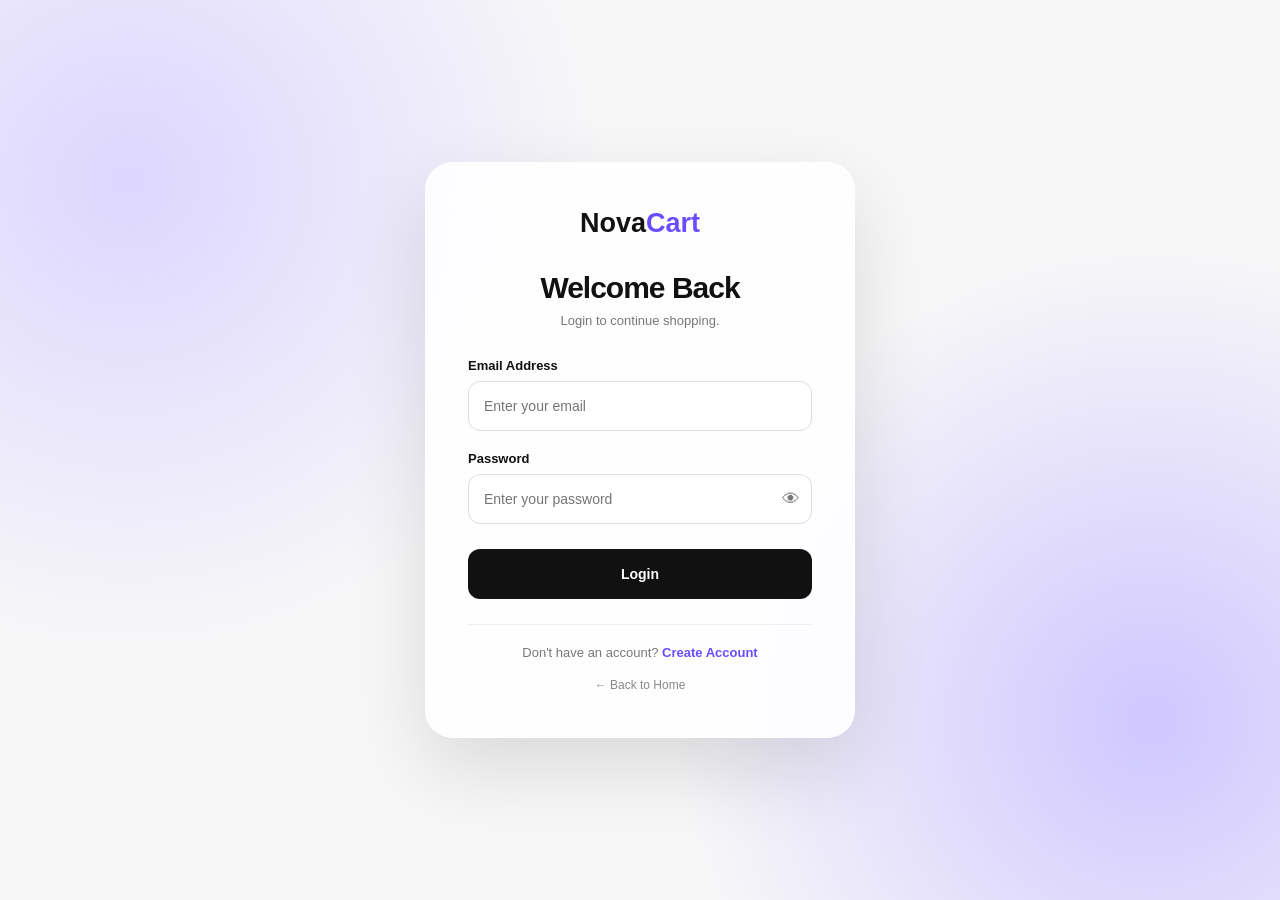
<file: login.html>
<!DOCTYPE html>
<html lang="en">

<head>
    <meta charset="UTF-8">
    <meta name="viewport" content="width=device-width, initial-scale=1.0">

    <title>Login - NovaCart</title>

    <link rel="stylesheet" href="css/style.css">

    <style>
        /* =========================
           LOGIN PAGE
        ========================= */

        body {
            min-height: 100vh;

            display: flex;
            align-items: center;
            justify-content: center;

            background:
                radial-gradient(
                    circle at 10% 20%,
                    #ddd6ff,
                    transparent 35%
                ),
                radial-gradient(
                    circle at 90% 80%,
                    #cfc7ff,
                    transparent 35%
                ),
                #f7f7f8;
        }

        .auth-page {
            width: 100%;
            min-height: 100vh;

            display: flex;
            align-items: center;
            justify-content: center;

            padding: 30px;
        }

        .auth-card {
            width: 100%;
            max-width: 430px;

            padding: 45px 42px;

            background: rgba(255, 255, 255, 0.88);

            border: 1px solid rgba(255, 255, 255, 0.8);

            border-radius: 28px;

            box-shadow:
                0 30px 80px rgba(0, 0, 0, 0.12);

            backdrop-filter: blur(20px);
        }

        .auth-logo {
            text-align: center;

            font-size: 27px;

            font-weight: 800;

            margin-bottom: 32px;
        }

        .auth-logo span {
            color: #6c4cff;
        }

        .auth-title {
            text-align: center;

            margin-bottom: 30px;
        }

        .auth-title h1 {
            font-size: 30px;

            letter-spacing: -1px;

            margin-bottom: 8px;
        }

        .auth-title p {
            color: #777;

            font-size: 13px;
        }

        .form-group {
            margin-bottom: 20px;
        }

        .form-group label {
            display: block;

            font-size: 13px;

            font-weight: 700;

            margin-bottom: 8px;
        }

        .form-group input {
            width: 100%;

            height: 50px;

            padding: 0 15px;

            border: 1px solid #ddd;

            border-radius: 12px;

            outline: none;

            background: white;

            font-size: 14px;

            transition: 0.2s;
        }

        .form-group input:focus {
            border-color: #6c4cff;

            box-shadow:
                0 0 0 4px rgba(108, 76, 255, 0.08);
        }

        .password-wrapper {
            position: relative;
        }

        .password-wrapper input {
            padding-right: 50px;
        }

        .show-password {
            position: absolute;

            right: 12px;
            top: 50%;

            transform: translateY(-50%);

            background: transparent;

            color: #777;

            font-size: 18px;
        }

        .show-password:hover {
            color: #6c4cff;
        }

        .login-button {
            width: 100%;

            height: 50px;

            margin-top: 5px;

            border-radius: 12px;

            background: #111;

            color: white;

            font-size: 14px;

            font-weight: 700;

            transition: 0.25s;
        }

        .login-button:hover {
            background: #6c4cff;

            transform: translateY(-2px);

            box-shadow:
                0 12px 25px rgba(108, 76, 255, 0.25);
        }

        .login-button:disabled {
            opacity: 0.6;

            cursor: not-allowed;

            transform: none;
        }

        .auth-message {
            display: none;

            padding: 12px;

            margin-bottom: 18px;

            border-radius: 10px;

            font-size: 13px;

            text-align: center;
        }

        .auth-message.error {
            display: block;

            background: #fff0f0;

            color: #d32f2f;
        }

        .auth-message.success {
            display: block;

            background: #effff4;

            color: #16803a;
        }

        .auth-footer {
            text-align: center;

            margin-top: 25px;

            padding-top: 20px;

            border-top: 1px solid #eee;

            color: #777;

            font-size: 13px;
        }

        .auth-footer a {
            color: #6c4cff;

            font-weight: 700;
        }

        .auth-footer a:hover {
            text-decoration: underline;
        }

        .back-home {
            display: block;

            text-align: center;

            margin-top: 18px;

            font-size: 12px;

            color: #888;
        }

        .back-home:hover {
            color: #6c4cff;
        }

        @media (max-width: 500px) {

            .auth-page {
                padding: 15px;
            }

            .auth-card {
                padding: 32px 22px;

                border-radius: 22px;
            }

            .auth-title h1 {
                font-size: 26px;
            }
        }
    </style>
</head>


<body>

    <main class="auth-page">

        <div class="auth-card">

            <!-- Logo -->
            <div class="auth-logo">
                Nova<span>Cart</span>
            </div>


            <!-- Title -->
            <div class="auth-title">

                <h1>Welcome Back</h1>

                <p>
                    Login to continue shopping.
                </p>

            </div>


            <!-- Message -->
            <div
                id="authMessage"
                class="auth-message">
            </div>


            <!-- Login Form -->
            <form id="loginForm">

                <!-- Email -->
                <div class="form-group">

                    <label for="email">
                        Email Address
                    </label>

                    <input
                        type="email"
                        id="email"
                        name="email"
                        placeholder="Enter your email"
                        autocomplete="email"
                        required
                    >

                </div>


                <!-- Password -->
                <div class="form-group">

                    <label for="password">
                        Password
                    </label>

                    <div class="password-wrapper">

                        <input
                            type="password"
                            id="password"
                            name="password"
                            placeholder="Enter your password"
                            autocomplete="current-password"
                            required
                        >

                        <button
                            type="button"
                            class="show-password"
                            id="toggleLoginPassword"
                        >
                            👁
                        </button>

                    </div>

                </div>


                <!-- Login -->
                <button
                    type="submit"
                    class="login-button"
                    id="loginButton"
                >
                    Login
                </button>

            </form>


            <!-- Register -->
            <div class="auth-footer">

                Don't have an account?

                <a href="register.html">
                    Create Account
                </a>

            </div>


            <!-- Home -->
            <a
                href="index.html"
                class="back-home"
            >
                ← Back to Home
            </a>

        </div>

    </main>


    <script src="js/auth.js"></script>

</body>

</html>
</file>
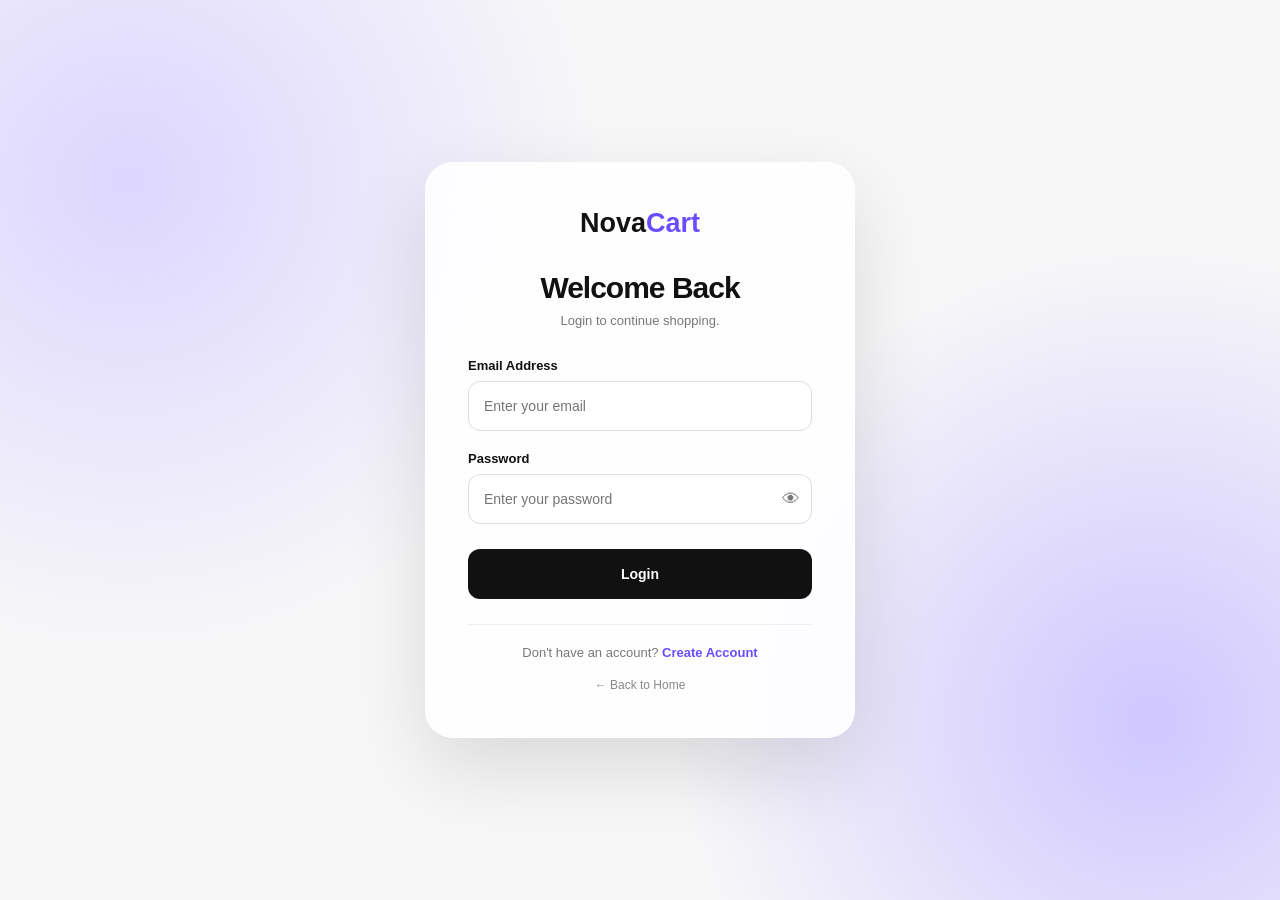
<file: order-success.html>
<!DOCTYPE html>
<html lang="en">

<head>
    <meta charset="UTF-8">
    <meta name="viewport" content="width=device-width, initial-scale=1.0">

    <title>Order Confirmed - NovaCart</title>

    <link rel="stylesheet" href="css/style.css">
    <link rel="stylesheet" href="css/order-success.css">
</head>

<body>

    <!-- =========================
         HEADER
    ========================== -->

    <header>

        <div class="logo">
            NovaCart
        </div>

        <div class="search-box">

            <input
                type="text"
                id="searchInput"
                placeholder="Search products..."
            >

            <button id="searchBtn">
                Search
            </button>

        </div>

        <nav>

            <a href="index.html">
                Home
            </a>

            <a href="shop.html">
                Shop
            </a>

            <a href="orders.html">
                Orders
            </a>

            <a href="profile.html">
                Profile
            </a>

            <a href="cart.html">
                🛒 Cart
                <span id="cartCount">0</span>
            </a>

        </nav>

    </header>


    <!-- =========================
         SUCCESS PAGE
    ========================== -->

    <main class="success-page">

        <!-- SUCCESS HEADER -->

        <section class="success-header">

            <div class="success-check">
                ✓
            </div>

            <p class="success-label">
                ORDER CONFIRMED
            </p>

            <h1>
                Thank You! Your Order Has Been Placed.
            </h1>

            <p class="success-message">
                Your order has been received successfully.
                We will keep you updated about its delivery status.
            </p>

        </section>


        <!-- ORDER INFORMATION -->

        <section class="order-info-card">

            <div class="order-info-left">

                <span>
                    ORDER ID
                </span>

                <strong id="orderId">
                    Loading...
                </strong>

            </div>


            <div class="order-info-middle">

                <span>
                    ORDER DATE
                </span>

                <strong id="orderDate">
                    Loading...
                </strong>

            </div>


            <div class="order-info-right">

                <span>
                    STATUS
                </span>

                <strong
                    id="orderStatus"
                    class="status-badge"
                >
                    Pending
                </strong>

            </div>

        </section>


        <!-- =========================
             MAIN ORDER CONTENT
        ========================== -->

        <div class="success-layout">


            <!-- =====================
                 LEFT SIDE
            ====================== -->

            <div class="success-left">


                <!-- ORDER ITEMS -->

                <section class="success-card">

                    <div class="section-heading">

                        <div>

                            <p>
                                ORDER ITEMS
                            </p>

                            <h2>
                                Products
                            </h2>

                        </div>

                    </div>


                    <div id="orderProducts">

                        <div class="success-loading">
                            Loading order details...
                        </div>

                    </div>

                </section>


                <!-- DELIVERY ADDRESS -->

                <section class="success-card">

                    <div class="section-heading">

                        <div>

                            <p>
                                DELIVERY
                            </p>

                            <h2>
                                Delivery Address
                            </h2>

                        </div>

                    </div>


                    <div class="address-card">

                        <div class="address-row">

                            <span>
                                Name
                            </span>

                            <strong id="deliveryName">
                                —
                            </strong>

                        </div>


                        <div class="address-row">

                            <span>
                                Phone
                            </span>

                            <strong id="deliveryPhone">
                                —
                            </strong>

                        </div>


                        <div class="address-row address-full">

                            <span>
                                Address
                            </span>

                            <strong id="deliveryAddress">
                                —
                            </strong>

                        </div>


                        <div class="address-row">

                            <span>
                                City
                            </span>

                            <strong id="deliveryCity">
                                —
                            </strong>

                        </div>


                        <div class="address-row">

                            <span>
                                State
                            </span>

                            <strong id="deliveryState">
                                —
                            </strong>

                        </div>


                        <div class="address-row">

                            <span>
                                Pincode
                            </span>

                            <strong id="deliveryPincode">
                                —
                            </strong>

                        </div>


                        <div class="address-row">

                            <span>
                                Country
                            </span>

                            <strong id="deliveryCountry">
                                India
                            </strong>

                        </div>

                    </div>

                </section>


                <!-- PAYMENT -->

                <section class="success-card">

                    <div class="section-heading">

                        <div>

                            <p>
                                PAYMENT
                            </p>

                            <h2>
                                Payment Information
                            </h2>

                        </div>

                    </div>


                    <div class="payment-card">

                        <div class="payment-row">

                            <span>
                                Payment Method
                            </span>

                            <strong id="paymentMethod">
                                —
                            </strong>

                        </div>


                        <div class="payment-row">

                            <span>
                                Payment Status
                            </span>

                            <strong
                                id="paymentStatus"
                                class="payment-pending"
                            >
                                Pending
                            </strong>

                        </div>


                        <div class="payment-row payment-details-row">

                            <span>
                                Payment Details
                            </span>

                            <strong id="paymentDetails">
                                —
                            </strong>

                        </div>

                    </div>

                </section>

            </div>


            <!-- =====================
                 RIGHT SIDE
            ====================== -->

            <aside class="success-right">


                <!-- PRICE SUMMARY -->

                <section class="price-summary">

                    <div class="section-heading">

                        <div>

                            <p>
                                PAYMENT SUMMARY
                            </p>

                            <h2>
                                Order Total
                            </h2>

                        </div>

                    </div>


                    <div class="price-row">

                        <span>
                            Original Price
                        </span>

                        <strong id="originalPrice">
                            ₹0.00
                        </strong>

                    </div>


                    <div class="price-row discount-row">

                        <span>
                            Discount
                        </span>

                        <strong id="discountAmount">
                            -₹0.00
                        </strong>

                    </div>


                    <div class="price-row">

                        <span>
                            Tax / GST
                        </span>

                        <strong id="taxAmount">
                            ₹0.00
                        </strong>

                    </div>


                    <div class="price-row">

                        <span>
                            Delivery Charge
                        </span>

                        <strong id="deliveryCharge">
                            FREE
                        </strong>

                    </div>


                    <div class="price-divider"></div>


                    <div class="price-total">

                        <span>
                            Final Total
                        </span>

                        <strong id="finalTotal">
                            ₹0.00
                        </strong>

                    </div>

                </section>


                <!-- ORDER STATUS -->

                <section class="tracking-card">

                    <p>
                        ORDER STATUS
                    </p>

                    <h3>
                        Your order is currently
                    </h3>

                    <div class="tracking-status">

                        <div class="tracking-dot"></div>

                        <strong id="trackingStatus">
                            Pending
                        </strong>

                    </div>

                    <span id="trackingMessage">
                        Your order has been received and is waiting for confirmation.
                    </span>

                </section>


                <!-- ACTIONS -->

                <section class="success-actions">

                    <button
                        class="orders-btn"
                        id="viewOrdersBtn"
                    >
                        📦 View My Orders
                    </button>


                    <button
                        class="shop-btn-success"
                        id="continueShoppingBtn"
                    >
                        🛍 Continue Shopping
                    </button>

                </section>

            </aside>

        </div>

    </main>


    <!-- =========================
         FOOTER
    ========================== -->

    <footer>

        <div class="footer-brand">

            <h2>
                NovaCart
            </h2>

            <p>
                Your modern online shopping destination.
            </p>

        </div>


        <div class="footer-links">

            <div>

                <h3>
                    Shop
                </h3>

                <a href="shop.html">
                    All Products
                </a>

                <a href="#">
                    Mobiles
                </a>

                <a href="#">
                    Laptops
                </a>

            </div>


            <div>

                <h3>
                    Account
                </h3>

                <a href="profile.html">
                    Profile
                </a>

                <a href="orders.html">
                    My Orders
                </a>

                <a href="cart.html">
                    Cart
                </a>

            </div>


            <div>

                <h3>
                    Help
                </h3>

                <a href="#">
                    Contact
                </a>

                <a href="#">
                    Shipping
                </a>

                <a href="#">
                    Returns
                </a>

            </div>

        </div>


        <div class="footer-bottom">

            © 2026 NovaCart. All rights reserved.

        </div>

    </footer>


    <script src="js/order-success.js"></script>

</body>

</html>
</file>
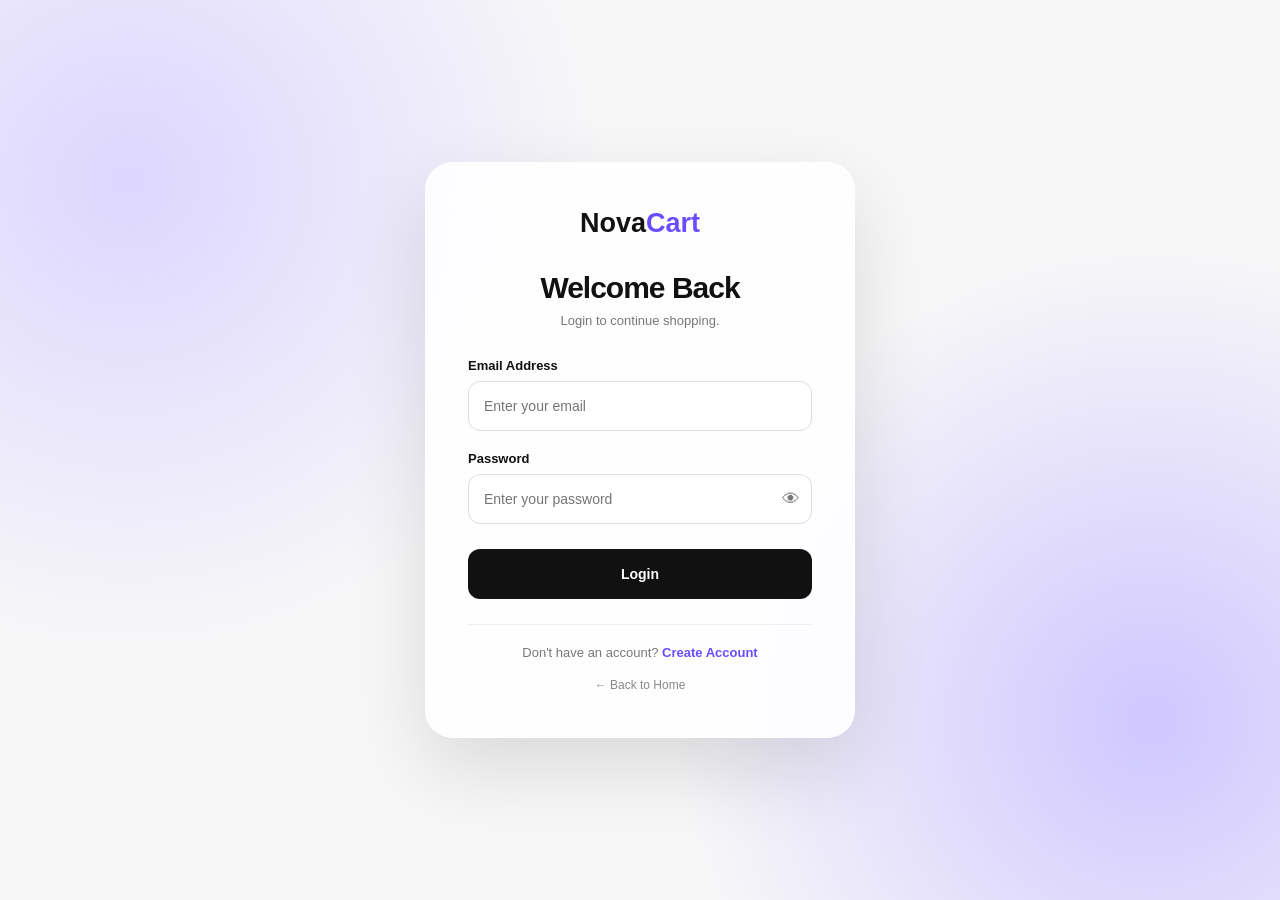
<file: orders.html>
<!DOCTYPE html>
<html lang="en">

<head>
    <meta charset="UTF-8">
    <meta name="viewport" content="width=device-width, initial-scale=1.0">

    <title>My Orders - NovaCart</title>

    <link rel="stylesheet" href="css/style.css">
    <link rel="stylesheet" href="css/orders.css">
</head>

<body>

    <!-- =========================
         HEADER
    ========================== -->

    <header>

        <div class="logo">
            NovaCart
        </div>

        <div class="search-box">

            <input
                type="text"
                id="searchInput"
                placeholder="Search products..."
            >

            <button id="searchBtn">
                Search
            </button>

        </div>

        <nav>

            <a href="index.html">
                Home
            </a>

            <a href="shop.html">
                Shop
            </a>

            <a
                href="orders.html"
                class="active"
            >
                Orders
            </a>

            <a href="profile.html">
                Profile
            </a>

            <a href="cart.html">
                🛒 Cart
                <span id="cartCount">0</span>
            </a>

        </nav>

    </header>


    <!-- =========================
         ORDERS PAGE
    ========================== -->

    <main class="orders-page">

        <div class="orders-heading">

            <div>

                <p>YOUR ACCOUNT</p>

                <h1>
                    My Orders
                </h1>

                <span>
                    Track and manage your purchases
                </span>

            </div>

        </div>


        <!-- =========================
             ORDER FILTER
        ========================== -->

        <div class="order-toolbar">

            <button
                class="filter-btn active"
                data-status="all"
            >
                All Orders
            </button>

            <button
                class="filter-btn"
                data-status="pending"
            >
                Pending
            </button>

            <button
                class="filter-btn"
                data-status="processing"
            >
                Processing
            </button>

            <button
                class="filter-btn"
                data-status="shipped"
            >
                Shipped
            </button>

            <button
                class="filter-btn"
                data-status="delivered"
            >
                Delivered
            </button>

            <button
                class="filter-btn"
                data-status="cancelled"
            >
                Cancelled
            </button>

        </div>


        <!-- =========================
             ORDERS CONTAINER
        ========================== -->

        <section id="ordersContainer">

            <div class="orders-loading">

                <div class="loading-spinner"></div>

                <p>
                    Loading your orders...
                </p>

            </div>

        </section>


        <!-- =========================
             EMPTY ORDERS
        ========================== -->

        <section
            id="emptyOrders"
            class="empty-orders"
            style="display: none;"
        >

            <div class="empty-icon">
                📦
            </div>

            <h2>
                No Orders Yet
            </h2>

            <p>
                You haven't placed any orders yet.
            </p>

            <a
                href="shop.html"
                class="shop-now-btn"
            >
                Start Shopping →
            </a>

        </section>

    </main>


    <!-- =========================
         ORDER DETAILS MODAL
    ========================== -->

    <div
        id="orderModal"
        class="order-modal-overlay"
    >

        <div class="order-modal">

            <button
                id="closeOrderModal"
                class="modal-close"
            >
                ×
            </button>


            <div class="modal-header">

                <p>
                    ORDER DETAILS
                </p>

                <h2 id="modalOrderId">
                    Order #
                </h2>

                <span id="modalOrderDate">
                    —
                </span>

            </div>


            <!-- ORDER STATUS -->

            <div class="modal-status-box">

                <span>
                    Order Status
                </span>

                <strong id="modalOrderStatus">
                    —
                </strong>

            </div>


            <!-- PRODUCTS -->

            <div class="modal-section">

                <h3>
                    Products
                </h3>

                <div id="modalOrderItems">

                    <!-- JS will insert items -->

                </div>

            </div>


            <!-- DELIVERY -->

            <div class="modal-section">

                <h3>
                    Delivery Address
                </h3>

                <div
                    id="modalAddress"
                    class="delivery-address"
                >
                    —
                </div>

            </div>


            <!-- PAYMENT -->

            <div class="modal-section">

                <h3>
                    Payment
                </h3>

                <div
                    id="modalPayment"
                    class="payment-info"
                >
                    —
                </div>

            </div>


            <!-- TOTAL -->

            <div class="modal-total">

                <span>
                    Total Amount
                </span>

                <strong id="modalTotal">
                    ₹0.00
                </strong>

            </div>

        </div>

    </div>


    <!-- =========================
         FOOTER
    ========================== -->

    <footer>

        <div class="footer-brand">

            <h2>
                NovaCart
            </h2>

            <p>
                Your modern online shopping destination.
            </p>

        </div>


        <div class="footer-links">

            <div>

                <h3>
                    Shop
                </h3>

                <a href="shop.html">
                    All Products
                </a>

                <a href="#">
                    Mobiles
                </a>

                <a href="#">
                    Laptops
                </a>

            </div>


            <div>

                <h3>
                    Account
                </h3>

                <a href="profile.html">
                    Profile
                </a>

                <a href="orders.html">
                    My Orders
                </a>

                <a href="cart.html">
                    Cart
                </a>

            </div>


            <div>

                <h3>
                    Help
                </h3>

                <a href="#">
                    Contact
                </a>

                <a href="#">
                    Shipping
                </a>

                <a href="#">
                    Returns
                </a>

            </div>

        </div>


        <div class="footer-bottom">

            © 2026 NovaCart. All rights reserved.

        </div>

    </footer>


    <script src="js/orders.js"></script>

</body>

</html>
</file>
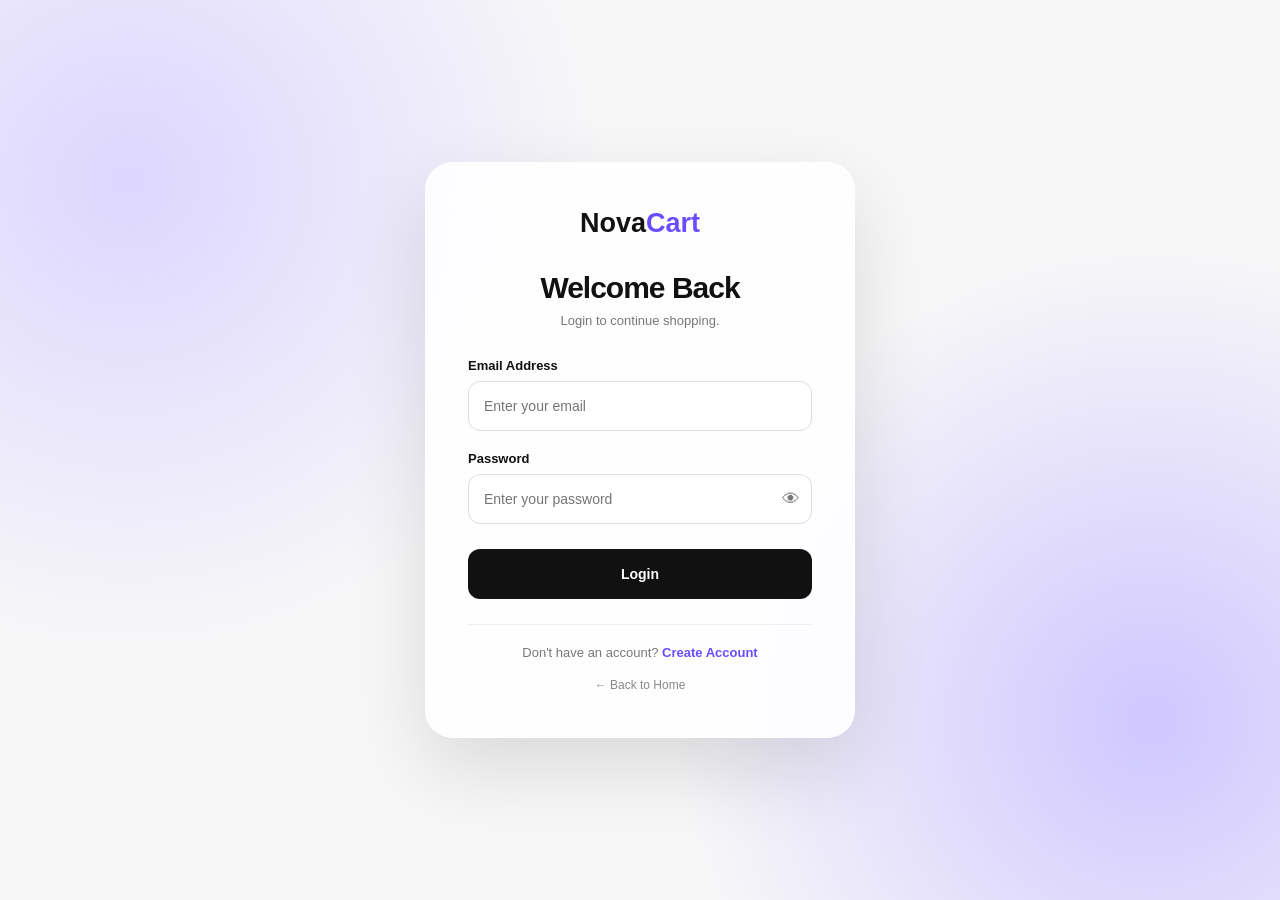
<file: profile.html>
<!DOCTYPE html>
<html lang="en">

<head>

    <meta charset="UTF-8">

    <meta
        name="viewport"
        content="width=device-width, initial-scale=1.0"
    >

    <title>My Profile - NovaCart</title>

    <link
        rel="stylesheet"
        href="css/style.css"
    >

    <link
        rel="stylesheet"
        href="css/profile.css"
    >

</head>


<body>


    <!-- =========================
         HEADER
    ========================== -->

    <header>

        <div class="logo">
            NovaCart
        </div>


        <div class="search-box">

            <input
                type="text"
                id="searchInput"
                placeholder="Search products..."
            >

            <button
                id="searchBtn"
                type="button"
            >
                Search
            </button>

        </div>


        <nav>

            <a href="index.html">
                Home
            </a>


            <a href="shop.html">
                Shop
            </a>


            <a href="wishlist.html">
                ♥ Wishlist
                <span id="wishlistCount">
                    0
                </span>
            </a>


            <a href="orders.html">
                Orders
            </a>


            <a
                href="profile.html"
                class="active"
            >
                Profile
            </a>


            <a href="cart.html">
                🛒 Cart
                <span id="cartCount">
                    0
                </span>
            </a>

        </nav>

    </header>



    <!-- =========================
         PROFILE PAGE
    ========================== -->

    <main class="profile-page">


        <!-- PAGE HEADING -->

        <div class="profile-heading">

            <p>
                MY ACCOUNT
            </p>

            <h1>
                My Profile
            </h1>

        </div>



        <!-- =========================
             PROFILE LAYOUT
        ========================== -->

        <div class="profile-layout">


            <!-- =====================
                 PROFILE CARD
            ====================== -->

            <section class="profile-card">


                <!-- PROFILE TOP -->

                <div class="profile-top">


                    <!-- PROFILE IMAGE -->

                   <div class="profile-avatar">

                    👤
                   
                   </div>


                    <!-- PROFILE NAME -->

                    <div>

                        <h2 id="profileName">
                            Loading...
                        </h2>

                        <p id="profileEmail">
                            Loading...
                        </p>

                    </div>

                </div>


                <div class="profile-divider"></div>



                <!-- =====================
                     PROFILE DETAILS
                ====================== -->

                <div class="profile-details">


                    <!-- FULL NAME -->

                    <div class="profile-detail">

                        <span class="detail-label">
                            Full Name
                        </span>

                        <strong id="detailName">
                            —
                        </strong>

                    </div>



                    <!-- EMAIL -->

                    <div class="profile-detail">

                        <span class="detail-label">
                            Email
                        </span>

                        <strong id="detailEmail">
                            —
                        </strong>

                    </div>



                    <!-- PHONE -->

                    <div class="profile-detail">

                        <span class="detail-label">
                            Phone
                        </span>

                        <strong id="detailPhone">
                            —
                        </strong>

                    </div>



                    <!-- STATUS -->

                    <div class="profile-detail">

                        <span class="detail-label">
                            Account Status
                        </span>

                        <strong class="status-active">
                            Active
                        </strong>

                    </div>

                </div>



                <!-- EDIT BUTTON -->

                <button
                    class="edit-profile-btn"
                    id="editProfileBtn"
                    type="button"
                >
                    ✏️ Edit Profile
                </button>

            </section>



            <!-- =====================
                 QUICK ACTIONS
            ====================== -->

            <section class="profile-actions">


                <!-- ORDERS -->

                <a
                    href="orders.html"
                    class="profile-action-card"
                >

                    <div class="action-icon">
                        📦
                    </div>

                    <div class="action-content">

                        <h3>
                            My Orders
                        </h3>

                        <p>
                            View your order history
                        </p>

                    </div>

                    <span class="action-arrow">
                        →
                    </span>

                </a>



                <!-- CART -->

                <a
                    href="cart.html"
                    class="profile-action-card"
                >

                    <div class="action-icon">
                        🛒
                    </div>

                    <div class="action-content">

                        <h3>
                            My Cart
                        </h3>

                        <p>
                            View products in your cart
                        </p>

                    </div>

                    <span class="action-arrow">
                        →
                    </span>

                </a>



                <!-- ADDRESSES -->

                <a
                    href="addresses.html"
                    class="profile-action-card"
                >

                    <div class="action-icon">
                        📍
                    </div>

                    <div class="action-content">

                        <h3>
                            My Addresses
                        </h3>

                        <p>
                            Manage your delivery addresses
                        </p>

                    </div>

                    <span class="action-arrow">
                        →
                    </span>

                </a>



                <!-- WISHLIST -->

                <a
                    href="wishlist.html"
                    class="profile-action-card"
                >

                    <div class="action-icon">
                        ❤️
                    </div>

                    <div class="action-content">

                        <h3>
                            Wishlist
                        </h3>

                        <p>
                            Products you've saved
                        </p>

                    </div>

                    <span class="action-arrow">
                        →
                    </span>

                </a>

            </section>

        </div>



        <!-- =========================
             ACCOUNT SETTINGS
        ========================== -->

        <section class="settings-card">


            <div class="settings-heading">

                <div>

                    <p>
                        ACCOUNT
                    </p>

                    <h2>
                        Account Settings
                    </h2>

                </div>

            </div>



            <div class="settings-list">


                <!-- CHANGE PASSWORD -->

                <button
                    class="setting-item"
                    id="changePasswordBtn"
                    type="button"
                >

                    <div class="setting-icon">
                        🔐
                    </div>

                    <div class="setting-content">

                        <strong>
                            Change Password
                        </strong>

                        <span>
                            Update your account password
                        </span>

                    </div>

                    <span class="setting-arrow">
                        →
                    </span>

                </button>



                <!-- LOGOUT -->

                <button
                    class="setting-item logout-item"
                    id="logoutBtn"
                    type="button"
                >

                    <div class="setting-icon">
                        🚪
                    </div>

                    <div class="setting-content">

                        <strong>
                            Logout
                        </strong>

                        <span>
                            Sign out from your account
                        </span>

                    </div>

                    <span class="setting-arrow">
                        →
                    </span>

                </button>


            </div>

        </section>

    </main>



    <!-- =========================
         EDIT PROFILE MODAL
    ========================== -->

    <div
        class="modal-overlay"
        id="profileModal"
    >

        <div class="profile-modal">


            <!-- CLOSE -->

            <button
                class="modal-close"
                id="closeModal"
                type="button"
            >
                ×
            </button>



            <!-- MODAL TITLE -->

            <p class="modal-label">
                PROFILE
            </p>

            <h2>
                Edit Profile
            </h2>



           <form id="profileForm">


    <!-- NAME -->

    <div class="modal-form-group">

        <label for="editName">
            Full Name
        </label>

        <input
            type="text"
            id="editName"
            placeholder="Enter your full name"
            required
        >

    </div>


    <!-- PHONE -->

    <div class="modal-form-group">

        <label for="editPhone">
            Mobile Number
        </label>

        <input
            type="tel"
            id="editPhone"
            maxlength="10"
            inputmode="numeric"
            placeholder="Enter 10-digit mobile number"
        >

    </div>


    <!-- SAVE -->

    <button
        type="submit"
        class="save-profile-btn"
    >
        Save Changes
    </button>

</form>

        </div>

    </div>



    <!-- =========================
         FOOTER
    ========================== -->

    <footer>


        <div class="footer-brand">

            <h2>
                NovaCart
            </h2>

            <p>
                Your modern online shopping destination.
            </p>

        </div>



        <div class="footer-links">


            <!-- SHOP -->

            <div>

                <h3>
                    Shop
                </h3>

                <a href="shop.html">
                    All Products
                </a>

                <a href="wishlist.html">
                    Wishlist
                </a>

                <a href="cart.html">
                    Cart
                </a>

            </div>



            <!-- ACCOUNT -->

            <div>

                <h3>
                    Account
                </h3>

                <a href="profile.html">
                    Profile
                </a>

                <a href="orders.html">
                    My Orders
                </a>

                <a href="addresses.html">
                    My Addresses
                </a>

            </div>



            <!-- HELP -->

            <div>

                <h3>
                    Help
                </h3>

                <a href="#">
                    Contact
                </a>

                <a href="#">
                    Shipping
                </a>

                <a href="#">
                    Returns
                </a>

            </div>

        </div>



        <div class="footer-bottom">

            © 2026 NovaCart.
            All rights reserved.

        </div>

    </footer>



    <!-- =========================
         PROFILE JS
    ========================== -->

    <script src="js/profile.js"></script>


</body>

</html>
</file>
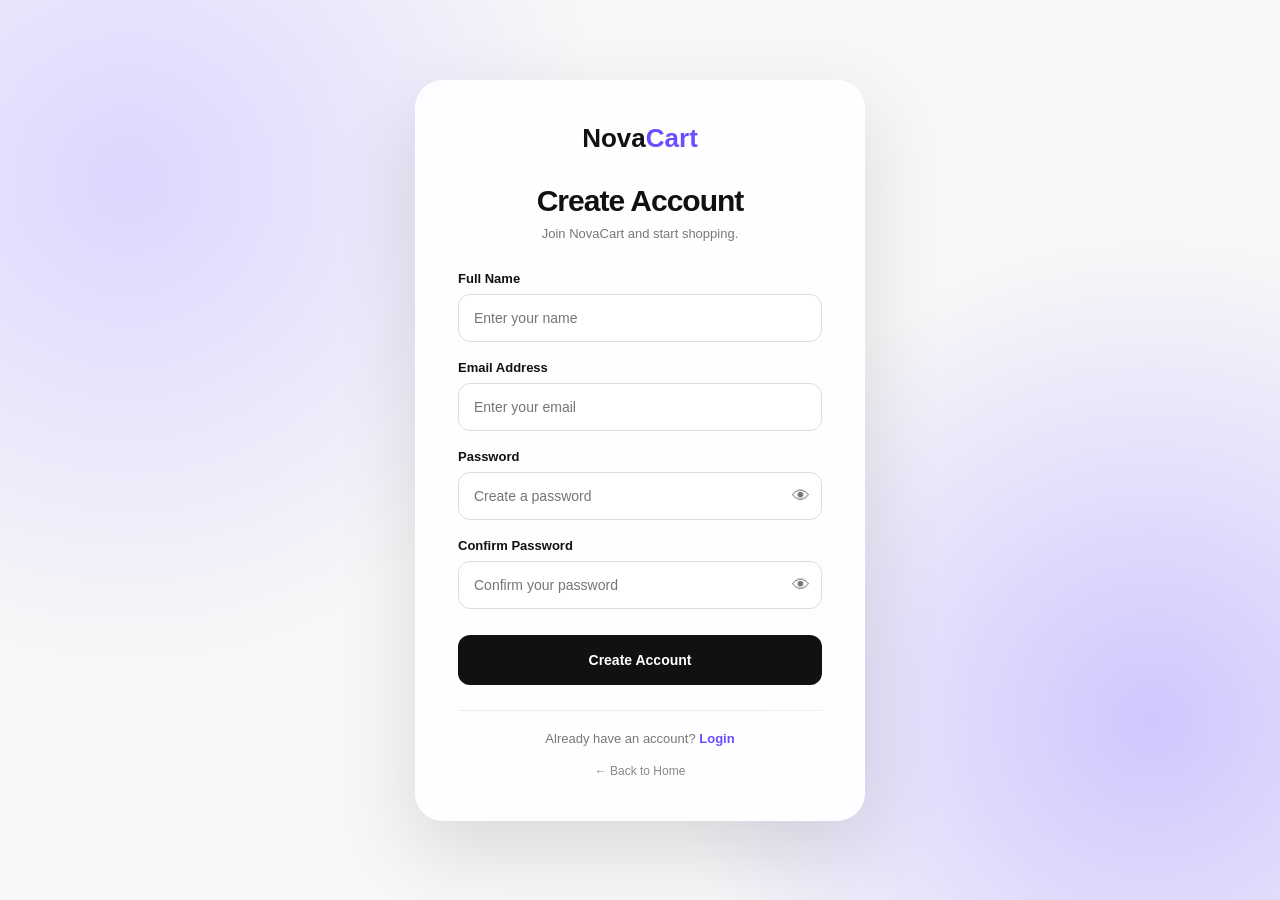
<file: register.html>
<!DOCTYPE html>
<html lang="en">

<head>
    <meta charset="UTF-8">
    <meta name="viewport" content="width=device-width, initial-scale=1.0">

    <title>Create Account - NovaCart</title>

    <link rel="stylesheet" href="css/style.css">

    <style>
        /* =========================
           AUTH PAGE
        ========================= */

        body {
            min-height: 100vh;

            display: flex;
            align-items: center;
            justify-content: center;

            background:
                radial-gradient(
                    circle at 10% 20%,
                    #ddd6ff,
                    transparent 35%
                ),
                radial-gradient(
                    circle at 90% 80%,
                    #cfc7ff,
                    transparent 35%
                ),
                #f7f7f8;
        }

        .auth-page {
            width: 100%;
            min-height: 100vh;

            display: flex;
            align-items: center;
            justify-content: center;

            padding: 30px;
        }

        .auth-card {
            width: 100%;
            max-width: 450px;

            padding: 42px;

            background: rgba(255, 255, 255, 0.88);

            border: 1px solid rgba(255, 255, 255, 0.8);

            border-radius: 28px;

            box-shadow:
                0 30px 80px rgba(0, 0, 0, 0.12);

            backdrop-filter: blur(20px);
        }

        .auth-logo {
            text-align: center;

            font-size: 26px;

            font-weight: 800;

            margin-bottom: 30px;
        }

        .auth-logo span {
            color: #6c4cff;
        }

        .auth-title {
            text-align: center;

            margin-bottom: 30px;
        }

        .auth-title h1 {
            font-size: 30px;

            letter-spacing: -1px;

            margin-bottom: 8px;
        }

        .auth-title p {
            color: #777;

            font-size: 13px;
        }

        .form-group {
            margin-bottom: 18px;
        }

        .form-group label {
            display: block;

            font-size: 13px;

            font-weight: 700;

            margin-bottom: 8px;
        }

        .input-wrapper {
            position: relative;
        }

        .form-group input {
            width: 100%;

            height: 48px;

            padding: 0 15px;

            border: 1px solid #ddd;

            border-radius: 12px;

            outline: none;

            background: white;

            font-size: 14px;

            transition: 0.2s;
        }

        .form-group input:focus {
            border-color: #6c4cff;

            box-shadow:
                0 0 0 4px rgba(108, 76, 255, 0.08);
        }

        .password-input {
            padding-right: 50px !important;
        }

        .show-password {
            position: absolute;

            right: 12px;
            top: 50%;

            transform: translateY(-50%);

            background: transparent;

            color: #777;

            font-size: 18px;
        }

        .show-password:hover {
            color: #6c4cff;
        }

        .auth-button {
            width: 100%;

            height: 50px;

            margin-top: 8px;

            border-radius: 12px;

            background: #111;

            color: white;

            font-size: 14px;

            font-weight: 700;

            transition: 0.25s;
        }

        .auth-button:hover {
            background: #6c4cff;

            transform: translateY(-2px);

            box-shadow:
                0 12px 25px rgba(108, 76, 255, 0.25);
        }

        .auth-button:disabled {
            opacity: 0.6;

            cursor: not-allowed;

            transform: none;
        }

        .auth-message {
            display: none;

            padding: 12px;

            margin-bottom: 18px;

            border-radius: 10px;

            font-size: 13px;

            text-align: center;
        }

        .auth-message.error {
            display: block;

            background: #fff0f0;

            color: #d32f2f;
        }

        .auth-message.success {
            display: block;

            background: #effff4;

            color: #16803a;
        }

        .auth-footer {
            text-align: center;

            margin-top: 25px;

            padding-top: 20px;

            border-top: 1px solid #eee;

            color: #777;

            font-size: 13px;
        }

        .auth-footer a {
            color: #6c4cff;

            font-weight: 700;
        }

        .auth-footer a:hover {
            text-decoration: underline;
        }

        .back-home {
            display: block;

            text-align: center;

            margin-top: 18px;

            font-size: 12px;

            color: #888;
        }

        .back-home:hover {
            color: #6c4cff;
        }

        @media (max-width: 500px) {

            .auth-page {
                padding: 15px;
            }

            .auth-card {
                padding: 30px 22px;

                border-radius: 22px;
            }

            .auth-title h1 {
                font-size: 26px;
            }
        }
    </style>
</head>


<body>

    <main class="auth-page">

        <div class="auth-card">

            <!-- Logo -->
            <div class="auth-logo">
                Nova<span>Cart</span>
            </div>


            <!-- Title -->
            <div class="auth-title">

                <h1>Create Account</h1>

                <p>
                    Join NovaCart and start shopping.
                </p>

            </div>


            <!-- Message -->
            <div
                id="authMessage"
                class="auth-message">
            </div>


            <!-- Register Form -->
            <form id="registerForm">

                <!-- Name -->
                <div class="form-group">

                    <label for="name">
                        Full Name
                    </label>

                    <input
                        type="text"
                        id="name"
                        name="name"
                        placeholder="Enter your name"
                        autocomplete="name"
                        required
                    >

                </div>


                <!-- Email -->
                <div class="form-group">

                    <label for="email">
                        Email Address
                    </label>

                    <input
                        type="email"
                        id="email"
                        name="email"
                        placeholder="Enter your email"
                        autocomplete="email"
                        required
                    >

                </div>


                <!-- Password -->
                <div class="form-group">

                    <label for="password">
                        Password
                    </label>

                    <div class="input-wrapper">

                        <input
                            type="password"
                            id="password"
                            name="password"
                            class="password-input"
                            placeholder="Create a password"
                            autocomplete="new-password"
                            minlength="6"
                            required
                        >

                        <button
                            type="button"
                            class="show-password"
                            id="togglePassword"
                        >
                            👁
                        </button>

                    </div>

                </div>


                <!-- Confirm Password -->
                <div class="form-group">

                    <label for="confirmPassword">
                        Confirm Password
                    </label>

                    <div class="input-wrapper">

                        <input
                            type="password"
                            id="confirmPassword"
                            name="confirmPassword"
                            class="password-input"
                            placeholder="Confirm your password"
                            autocomplete="new-password"
                            minlength="6"
                            required
                        >

                        <button
                            type="button"
                            class="show-password"
                            id="toggleConfirmPassword"
                        >
                            👁
                        </button>

                    </div>

                </div>


                <!-- Submit -->
                <button
                    type="submit"
                    class="auth-button"
                    id="registerButton"
                >
                    Create Account
                </button>

            </form>


            <!-- Login -->
            <div class="auth-footer">

                Already have an account?

                <a href="login.html">
                    Login
                </a>

            </div>


            <!-- Home -->
            <a
                href="index.html"
                class="back-home"
            >
                ← Back to Home
            </a>

        </div>

    </main>


    <!-- Auth JS -->
    <script src="js/auth.js"></script>

</body>

</html>
</file>
<file: css/style.css>
/* =========================
   RESET
========================= */

* {
    margin: 0;
    padding: 0;
    box-sizing: border-box;
}

html {
    scroll-behavior: smooth;
}

body {
    font-family: Arial, Helvetica, sans-serif;
    background: #f7f7f8;
    color: #111;
}

a {
    text-decoration: none;
    color: inherit;
}

button {
    border: none;
    cursor: pointer;
    font-family: inherit;
}


/* =========================
   HEADER
========================= */

header {
    width: 100%;
    height: 75px;

    display: flex;
    align-items: center;
    gap: 35px;

    padding: 0 6%;

    background: rgba(255, 255, 255, 0.92);

    border-bottom: 1px solid #e5e5e5;

    position: sticky;
    top: 0;

    z-index: 1000;

    backdrop-filter: blur(15px);
}


/* LOGO */

.logo {
    font-size: 25px;
    font-weight: 800;
    letter-spacing: -1px;

    color: #111;

    white-space: nowrap;
}

.logo::first-letter {
    color: #6c4cff;
}


/* SEARCH */

.search-box {
    flex: 1;

    max-width: 550px;

    height: 45px;

    display: flex;
    align-items: center;

    background: #f3f3f5;

    border: 1px solid transparent;

    border-radius: 12px;

    overflow: hidden;

    transition: 0.3s;
}

.search-box:focus-within {
    background: white;

    border-color: #6c4cff;

    box-shadow:
        0 0 0 4px rgba(108, 76, 255, 0.08);
}

.search-box input {
    flex: 1;

    height: 100%;

    padding: 0 15px;

    border: none;

    outline: none;

    background: transparent;

    font-size: 14px;
}

.search-box button {
    height: 37px;

    margin-right: 4px;

    padding: 0 18px;

    border-radius: 9px;

    background: #111;

    color: white;

    font-size: 13px;

    font-weight: 600;
}

.search-box button:hover {
    background: #6c4cff;
}


/* NAVIGATION */

nav {
    display: flex;

    align-items: center;

    gap: 18px;

    white-space: nowrap;
}

nav a {
    font-size: 13px;

    font-weight: 600;

    color: #555;

    transition: 0.2s;
}

nav a:hover {
    color: #6c4cff;
}

nav a:last-child {
    color: white;

    background: #111;

    padding: 11px 15px;

    border-radius: 10px;
}

nav a:last-child:hover {
    background: #6c4cff;
}


/* CART COUNT */

#cartCount {
    display: inline-flex;

    align-items: center;

    justify-content: center;

    min-width: 19px;

    height: 19px;

    margin-left: 4px;

    padding: 0 5px;

    border-radius: 50%;

    background: #6c4cff;

    color: white;

    font-size: 10px;
}


/* =========================
   HERO
========================= */

.hero {
    width: 88%;

    min-height: 500px;

    margin: 30px auto;

    padding: 70px;

    border-radius: 30px;

    position: relative;

    overflow: hidden;

    display: flex;

    align-items: center;

    background:
        radial-gradient(
            circle at 80% 20%,
            #8c78ff,
            #40339b 35%,
            #14131d 75%
        );

    color: white;

    box-shadow:
        0 30px 80px rgba(0, 0, 0, 0.18);
}

.hero::after {
    content: "";

    position: absolute;

    width: 400px;
    height: 400px;

    right: -100px;
    top: -100px;

    border-radius: 50%;

    background: rgba(255, 255, 255, 0.08);

    filter: blur(5px);
}

.hero-content {
    max-width: 650px;

    position: relative;

    z-index: 2;
}

.hero-content > p:first-child {
    color: #c8c0ff;

    font-size: 12px;

    letter-spacing: 3px;

    font-weight: 700;

    margin-bottom: 18px;
}

.hero h1 {
    font-size: clamp(45px, 6vw, 75px);

    line-height: 0.98;

    letter-spacing: -4px;

    margin-bottom: 25px;
}

.hero-content > p:nth-of-type(2) {
    max-width: 500px;

    color: #ddd9ec;

    font-size: 16px;

    line-height: 1.7;

    margin-bottom: 30px;
}

.hero button {
    padding: 15px 22px;

    border-radius: 12px;

    background: white;

    color: #111;

    font-weight: 700;

    font-size: 14px;

    transition: 0.25s;
}

.hero button:hover {
    transform: translateY(-3px);

    box-shadow:
        0 15px 30px rgba(0, 0, 0, 0.2);
}


/* =========================
   SECTION
========================= */

section:not(.hero) {
    width: 88%;

    margin: 90px auto;
}

.section-title {
    margin-bottom: 30px;
}

.section-title p {
    font-size: 11px;

    letter-spacing: 2px;

    font-weight: 800;

    color: #6c4cff;

    margin-bottom: 8px;
}

.section-title h2 {
    font-size: 36px;

    letter-spacing: -1.5px;
}


/* =========================
   CATEGORY
========================= */

.category-container {
    display: grid;

    grid-template-columns:
        repeat(4, 1fr);

    gap: 20px;
}

.category-card {
    padding: 25px;

    border-radius: 20px;

    background: white;

    border: 1px solid #e8e8ea;

    text-align: center;

    transition: 0.3s;

    cursor: pointer;
}

.category-card:hover {
    transform: translateY(-7px);

    border-color: #d8d0ff;

    box-shadow:
        0 20px 45px rgba(0, 0, 0, 0.08);
}

.category-image {
    height: 150px;

    border-radius: 15px;

    display: flex;

    align-items: center;

    justify-content: center;

    font-size: 65px;

    background:
        linear-gradient(
            135deg,
            #f3f0ff,
            #fafafa
        );

    margin-bottom: 18px;
}

.category-card h3 {
    font-size: 16px;
}


/* =========================
   PRODUCT SLIDER
========================= */

.product-slider {
    display: flex;

    align-items: center;

    gap: 15px;

    position: relative;
}

.product-container {
    flex: 1;

    display: flex;

    gap: 20px;

    overflow-x: auto;

    scroll-behavior: smooth;

    scrollbar-width: none;

    padding: 5px;
}

.product-container::-webkit-scrollbar {
    display: none;
}


/* PRODUCT CARD */

.product-card {
    min-width: 280px;

    background: white;

    border-radius: 20px;

    overflow: hidden;

    border: 1px solid #e8e8e8;

    transition: 0.3s;
}

.product-card:hover {
    transform: translateY(-7px);

    box-shadow:
        0 20px 50px rgba(0, 0, 0, 0.1);
}

.product-image {
    height: 260px;

    background: #f5f5f6;

    overflow: hidden;

    display: flex;

    align-items: center;

    justify-content: center;
}

.product-image img {
    width: 100%;

    height: 100%;

    object-fit: cover;

    transition: 0.4s;
}

.product-card:hover .product-image img {
    transform: scale(1.06);
}

.product-info {
    padding: 18px;
}

.product-info h3 {
    font-size: 17px;

    margin-bottom: 8px;
}

.product-info p {
    font-size: 13px;

    color: #777;

    line-height: 1.5;

    margin-bottom: 15px;
}

.product-price {
    display: flex;

    justify-content: space-between;

    align-items: center;
}

.product-price strong {
    font-size: 20px;
}

.product-price button {
    background: #111;

    color: white;

    padding: 10px 13px;

    border-radius: 9px;

    font-size: 12px;

    font-weight: 700;
}

.product-price button:hover {
    background: #6c4cff;
}


/* SLIDER BUTTON */

.slider-btn {
    width: 45px;

    height: 45px;

    flex-shrink: 0;

    border-radius: 50%;

    background: #111;

    color: white;

    font-size: 18px;

    transition: 0.2s;
}

.slider-btn:hover {
    background: #6c4cff;

    transform: scale(1.05);
}


/* =========================
   PROMO
========================= */

.promo {
    min-height: 300px;

    display: flex;

    align-items: center;

    justify-content: center;

    text-align: center;

    border-radius: 28px;

    background:
        linear-gradient(
            135deg,
            #17151f,
            #40339b
        );

    color: white;

    position: relative;

    overflow: hidden;
}

.promo::before {
    content: "";

    position: absolute;

    width: 300px;

    height: 300px;

    border-radius: 50%;

    background: #8b78ff;

    opacity: 0.18;

    filter: blur(50px);

    left: 10%;
}

.promo-content {
    position: relative;

    z-index: 2;
}

.promo-content p:first-child {
    font-size: 11px;

    letter-spacing: 3px;

    color: #c9c0ff;

    font-weight: 800;

    margin-bottom: 12px;
}

.promo h2 {
    font-size: 40px;

    letter-spacing: -1.5px;

    margin-bottom: 10px;
}

.promo-content p:nth-of-type(2) {
    color: #d5d2df;

    margin-bottom: 25px;
}

.promo button {
    padding: 14px 20px;

    border-radius: 10px;

    background: white;

    color: #111;

    font-weight: 700;
}

.promo button:hover {
    background: #6c4cff;

    color: white;
}


/* =========================
   FOOTER
========================= */

footer {
    background: #111318;

    color: white;

    padding: 60px 6% 25px;

    display: grid;

    grid-template-columns: 1fr 2fr;

    gap: 50px;
}

.footer-brand h2 {
    font-size: 24px;

    margin-bottom: 12px;
}

.footer-brand p {
    color: #999;

    font-size: 13px;

    max-width: 280px;

    line-height: 1.6;
}

.footer-links {
    display: grid;

    grid-template-columns:
        repeat(3, 1fr);

    gap: 30px;
}

.footer-links div {
    display: flex;

    flex-direction: column;

    gap: 12px;
}

.footer-links h3 {
    font-size: 14px;

    margin-bottom: 5px;
}

.footer-links a {
    color: #999;

    font-size: 12px;

    transition: 0.2s;
}

.footer-links a:hover {
    color: white;
}

.footer-bottom {
    grid-column: 1 / -1;

    padding-top: 25px;

    margin-top: 15px;

    border-top: 1px solid #292a2f;

    color: #777;

    font-size: 11px;
}


/* =========================
   RESPONSIVE
========================= */

@media (max-width: 1100px) {

    header {
        gap: 18px;
    }

    nav {
        gap: 10px;
    }

    .category-container {
        grid-template-columns:
            repeat(2, 1fr);
    }

}


@media (max-width: 800px) {

    header {
        height: auto;

        padding: 15px 5%;

        flex-wrap: wrap;
    }

    .logo {
        order: 1;
    }

    nav {
        order: 2;

        margin-left: auto;
    }

    .search-box {
        order: 3;

        flex-basis: 100%;

        max-width: none;
    }

    .hero {
        width: 94%;

        padding: 50px 30px;

        min-height: 450px;
    }

    section:not(.hero) {
        width: 94%;
    }

    .hero h1 {
        font-size: 48px;

        letter-spacing: -2.5px;
    }

    .section-title h2 {
        font-size: 30px;
    }

    footer {
        grid-template-columns: 1fr;
    }

}


@media (max-width: 550px) {

    nav a {
        font-size: 11px;
    }

    nav a:nth-child(3),
    nav a:nth-child(4) {
        display: none;
    }

    .hero {
        border-radius: 20px;
    }

    .hero h1 {
        font-size: 42px;
    }

    .category-container {
        grid-template-columns: 1fr 1fr;

        gap: 12px;
    }

    .category-card {
        padding: 12px;
    }

    .category-image {
        height: 110px;

        font-size: 45px;
    }

    .product-card {
        min-width: 250px;
    }

    .slider-btn {
        width: 38px;

        height: 38px;
    }

    .promo h2 {
        font-size: 30px;
    }

    .footer-links {
        grid-template-columns: 1fr 1fr;
    }

}


@media (max-width: 380px) {

    .category-container {
        grid-template-columns: 1fr;
    }

    .hero h1 {
        font-size: 36px;
    }

    .footer-links {
        grid-template-columns: 1fr;
    }

}
/* =========================
   CHECKOUT ADDRESS
========================= */

.saved-address-container {
    margin-bottom: 15px;
}

.saved-address-card {
    padding: 18px;

    border: 1px solid #e4e4e4;

    border-radius: 14px;

    background: #fafafa;
}

.saved-address-header {
    display: flex;

    align-items: center;

    justify-content: space-between;

    gap: 10px;

    margin-bottom: 12px;
}

.saved-address-title {
    font-size: 14px;

    font-weight: 800;
}

.saved-address-badge {
    padding: 5px 8px;

    border-radius: 6px;

    background: #eafaf0;

    color: #159447;

    font-size: 8px;

    font-weight: 800;

    text-transform: uppercase;
}

.saved-address-name {
    font-size: 13px;

    font-weight: 700;

    margin-bottom: 5px;
}

.saved-address-phone {
    color: #777;

    font-size: 11px;

    margin-bottom: 8px;
}

.saved-address-text {
    color: #666;

    font-size: 12px;

    line-height: 1.7;
}

.checkout-address-btn {
    min-height: 42px;

    padding: 0 15px;

    border: none;

    border-radius: 10px;

    background: #111;

    color: white;

    font-family: inherit;

    font-size: 11px;

    font-weight: 700;

    cursor: pointer;

    transition: 0.2s;
}

.checkout-address-btn:hover {
    background: #6c4cff;
}

.checkout-address-btn.secondary {
    border: 1px solid #ddd;

    background: white;

    color: #222;
}

.checkout-address-btn.secondary:hover {
    background: #f7f7f7;

    border-color: #6c4cff;

    color: #6c4cff;
}

.checkout-address-actions {
    display: flex;

    gap: 10px;

    margin-top: 15px;
}

.checkout-address-selector {
    margin-top: 20px;

    padding-top: 20px;

    border-top: 1px solid #eee;
}

.checkout-address-selector h3,
.checkout-new-address h3 {
    margin: 0 0 15px;

    font-size: 16px;
}

.checkout-address-list {
    display: flex;

    flex-direction: column;

    gap: 10px;

    margin-bottom: 15px;
}

.checkout-address-item {
    padding: 15px;

    border: 1px solid #ddd;

    border-radius: 12px;

    cursor: pointer;

    transition: 0.2s;
}

.checkout-address-item:hover {
    border-color: #6c4cff;

    background: #faf9ff;
}

.checkout-address-item.active {
    border-color: #6c4cff;

    background: #f8f6ff;
}

.checkout-new-address {
    margin-top: 20px;

    padding-top: 20px;

    border-top: 1px solid #eee;
}

.checkout-address-section {
    width: 100%;
}
</file>
<file: css/addresses.css>
/* =========================
   ADDRESSES PAGE
========================= */

.addresses-page {
    width: 88%;
    max-width: 1200px;

    margin: 45px auto 100px;
}


/* =========================
   HEADING
========================= */

.addresses-heading {
    display: flex;

    align-items: flex-end;

    justify-content: space-between;

    gap: 20px;

    margin-bottom: 30px;
}

.addresses-heading p {
    margin: 0 0 7px;

    color: #6c4cff;

    font-size: 10px;

    font-weight: 800;

    letter-spacing: 2px;
}

.addresses-heading h1 {
    margin: 0;

    font-size: 40px;

    letter-spacing: -1.5px;
}

.addresses-heading span {
    display: block;

    margin-top: 8px;

    color: #888;

    font-size: 13px;
}


/* =========================
   ADD BUTTON
========================= */

.add-address-btn {
    border: none;

    padding: 13px 18px;

    border-radius: 10px;

    background: #111;

    color: white;

    font-family: inherit;

    font-size: 11px;

    font-weight: 700;

    cursor: pointer;

    transition: 0.2s;
}

.add-address-btn:hover {
    background: #6c4cff;

    transform: translateY(-2px);

    box-shadow:
        0 10px 24px rgba(108, 76, 255, 0.18);
}


/* =========================
   ADDRESS GRID
========================= */

.addresses-grid {
    display: grid;

    grid-template-columns:
        repeat(2, minmax(0, 1fr));

    gap: 18px;
}


/* =========================
   ADDRESS CARD
========================= */

.address-card {
    position: relative;

    padding: 22px;

    background: white;

    border: 1px solid #e8e8e8;

    border-radius: 18px;

    box-shadow:
        0 8px 25px rgba(0, 0, 0, 0.035);

    transition:
        transform 0.2s ease,
        box-shadow 0.2s ease,
        border-color 0.2s ease;
}

.address-card:hover {
    transform: translateY(-2px);

    border-color: #dcd7ff;

    box-shadow:
        0 14px 30px rgba(0, 0, 0, 0.06);
}


/* =========================
   ADDRESS CARD HEADER
========================= */

.address-card-header {
    display: flex;

    align-items: center;

    justify-content: space-between;

    gap: 15px;

    padding-bottom: 15px;

    border-bottom: 1px solid #eeeeee;
}

.address-title-wrap {
    display: flex;

    align-items: center;

    gap: 10px;
}

.address-type-icon {
    width: 38px;

    height: 38px;

    display: flex;

    align-items: center;

    justify-content: center;

    border-radius: 10px;

    background: #f5f3ff;

    color: #6c4cff;

    font-size: 17px;
}

.address-title {
    display: flex;

    flex-direction: column;

    gap: 3px;
}

.address-title strong {
    font-size: 14px;
}

.address-title span {
    color: #999;

    font-size: 9px;

    text-transform: uppercase;

    letter-spacing: 0.8px;
}


/* =========================
   DEFAULT BADGE
========================= */

.default-badge {
    padding: 6px 9px;

    border-radius: 7px;

    background: #eafaf0;

    color: #159447;

    font-size: 8px;

    font-weight: 800;

    text-transform: uppercase;

    letter-spacing: 0.6px;
}


/* =========================
   ADDRESS BODY
========================= */

.address-card-body {
    padding: 18px 0;

    color: #555;
}

.address-recipient {
    margin-bottom: 8px;

    color: #222;

    font-size: 13px;

    font-weight: 800;
}

.address-phone {
    margin-bottom: 10px;

    color: #777;

    font-size: 11px;
}

.address-text {
    color: #666;

    font-size: 12px;

    line-height: 1.8;
}


/* =========================
   ADDRESS FOOTER
========================= */

.address-card-footer {
    display: flex;

    align-items: center;

    justify-content: space-between;

    gap: 15px;

    padding-top: 15px;

    border-top: 1px solid #eeeeee;
}

.address-created {
    color: #aaa;

    font-size: 9px;
}

.address-actions {
    display: flex;

    align-items: center;

    gap: 7px;
}

.address-action-btn {
    min-width: 38px;

    min-height: 34px;

    padding: 0 10px;

    border-radius: 8px;

    font-family: inherit;

    font-size: 10px;

    font-weight: 700;

    cursor: pointer;

    transition: 0.2s;
}

.edit-address-btn {
    border: 1px solid #dddddd;

    background: white;

    color: #222;
}

.edit-address-btn:hover {
    border-color: #6c4cff;

    color: #6c4cff;
}

.delete-address-btn {
    border: 1px solid #ffd8d8;

    background: #fff6f6;

    color: #d93636;
}

.delete-address-btn:hover {
    background: #d93636;

    color: white;

    border-color: #d93636;
}


/* =========================
   SET DEFAULT
========================= */

.set-default-btn {
    border: none;

    background: transparent;

    color: #6c4cff;

    font-family: inherit;

    font-size: 9px;

    font-weight: 700;

    cursor: pointer;
}

.set-default-btn:hover {
    text-decoration: underline;
}


/* =========================
   EMPTY
========================= */

.empty-addresses {
    min-height: 390px;

    display: flex;

    flex-direction: column;

    align-items: center;

    justify-content: center;

    padding: 45px;

    background: white;

    border: 1px solid #e8e8e8;

    border-radius: 20px;

    text-align: center;

    box-shadow:
        0 10px 30px rgba(0, 0, 0, 0.035);
}

.empty-address-icon {
    width: 78px;

    height: 78px;

    display: flex;

    align-items: center;

    justify-content: center;

    margin-bottom: 18px;

    border-radius: 22px;

    background: #f5f3ff;

    color: #6c4cff;

    font-size: 34px;
}

.empty-addresses h2 {
    margin: 0 0 8px;

    font-size: 22px;
}

.empty-addresses p {
    margin: 0 0 22px;

    color: #999;

    font-size: 12px;
}

#emptyAddAddressBtn {
    border: none;

    padding: 12px 19px;

    border-radius: 10px;

    background: #111;

    color: white;

    font-family: inherit;

    font-size: 11px;

    font-weight: 700;

    cursor: pointer;

    transition: 0.2s;
}

#emptyAddAddressBtn:hover {
    background: #6c4cff;

    transform: translateY(-2px);
}


/* =========================
   LOADING
========================= */

.addresses-loading {
    grid-column: 1 / -1;

    min-height: 300px;

    display: flex;

    flex-direction: column;

    align-items: center;

    justify-content: center;

    gap: 14px;

    color: #999;

    font-size: 12px;
}

.loading-spinner {
    width: 34px;

    height: 34px;

    border: 3px solid #ededed;

    border-top-color: #6c4cff;

    border-radius: 50%;

    animation:
        addressSpin 0.8s linear infinite;
}

@keyframes addressSpin {

    to {
        transform: rotate(360deg);
    }

}


/* =========================
   MODAL OVERLAY
========================= */

.address-modal-overlay {
    position: fixed;

    inset: 0;

    z-index: 9999;

    display: none;

    align-items: center;

    justify-content: center;

    padding: 20px;

    background:
        rgba(0, 0, 0, 0.55);

    backdrop-filter: blur(7px);
}

.address-modal-overlay.show {
    display: flex;
}


/* =========================
   MODAL
========================= */

.address-modal {
    position: relative;

    width: 100%;

    max-width: 600px;

    max-height: 90vh;

    overflow-y: auto;

    padding: 30px;

    background: white;

    border-radius: 21px;

    box-shadow:
        0 30px 90px rgba(0, 0, 0, 0.25);

    animation:
        addressModalOpen 0.25s ease;
}

@keyframes addressModalOpen {

    from {
        opacity: 0;

        transform:
            translateY(15px)
            scale(0.97);
    }

    to {
        opacity: 1;

        transform:
            translateY(0)
            scale(1);
    }

}


/* =========================
   MODAL CLOSE
========================= */

.modal-close {
    position: absolute;

    top: 14px;

    right: 15px;

    width: 35px;

    height: 35px;

    border: none;

    border-radius: 50%;

    background: #f4f4f4;

    font-size: 22px;

    cursor: pointer;

    transition: 0.2s;
}

.modal-close:hover {
    background: #111;

    color: white;
}


/* =========================
   MODAL HEADER
========================= */

.modal-label {
    margin: 0 0 7px;

    color: #6c4cff;

    font-size: 9px;

    font-weight: 800;

    letter-spacing: 1.6px;
}

.address-modal h2 {
    margin: 0 0 25px;

    font-size: 25px;

    letter-spacing: -0.5px;
}


/* =========================
   FORM
========================= */

#addressForm {
    display: flex;

    flex-direction: column;

    gap: 16px;
}

.form-group {
    display: flex;

    flex-direction: column;

    gap: 7px;
}

.form-group label {
    color: #555;

    font-size: 10px;

    font-weight: 800;

    letter-spacing: 0.5px;
}

.form-group input,
.form-group textarea {
    width: 100%;

    padding: 12px 13px;

    border: 1px solid #dddddd;

    border-radius: 9px;

    background: #fafafa;

    color: #222;

    font-family: inherit;

    font-size: 12px;

    outline: none;

    transition: 0.2s;

    resize: vertical;
}

.form-group input {
    height: 42px;
}

.form-group input:focus,
.form-group textarea:focus {
    background: white;

    border-color: #6c4cff;

    box-shadow:
        0 0 0 3px rgba(108, 76, 255, 0.07);
}

.form-group input[readonly] {
    background: #f2f2f2;

    color: #888;

    cursor: not-allowed;
}


/* =========================
   FORM ROW
========================= */

.form-row {
    display: grid;

    grid-template-columns:
        1fr 1fr;

    gap: 12px;
}


/* =========================
   ADDRESS TYPES
========================= */

.address-type-options {
    display: flex;

    gap: 8px;

    flex-wrap: wrap;
}

.type-option {
    position: relative;

    cursor: pointer;
}

.type-option input {
    position: absolute;

    opacity: 0;

    pointer-events: none;
}

.type-option span {
    display: inline-flex;

    align-items: center;

    justify-content: center;

    min-height: 38px;

    padding: 0 13px;

    border: 1px solid #dddddd;

    border-radius: 9px;

    background: white;

    color: #666;

    font-size: 10px;

    font-weight: 700;

    transition: 0.2s;
}

.type-option input:checked + span {
    background: #f5f3ff;

    border-color: #6c4cff;

    color: #6c4cff;
}


/* =========================
   DEFAULT ADDRESS
========================= */

.default-address-option {
    padding: 13px;

    border-radius: 10px;

    background: #f8f8f8;
}

.default-address-option label {
    display: flex;

    align-items: center;

    gap: 9px;

    color: #555;

    font-size: 11px;

    cursor: pointer;
}

.default-address-option input {
    width: 16px;

    height: 16px;

    accent-color: #6c4cff;

    cursor: pointer;
}


/* =========================
   FORM ACTIONS
========================= */

.address-form-actions {
    display: grid;

    grid-template-columns:
        1fr 1fr;

    gap: 10px;

    margin-top: 5px;
}

.cancel-address-btn,
.save-address-btn {
    min-height: 45px;

    border-radius: 10px;

    font-family: inherit;

    font-size: 11px;

    font-weight: 700;

    cursor: pointer;

    transition: 0.2s;
}

.cancel-address-btn {
    border: 1px solid #dddddd;

    background: white;

    color: #222;
}

.cancel-address-btn:hover {
    border-color: #111;

    background: #f8f8f8;
}

.save-address-btn {
    border: none;

    background: #111;

    color: white;
}

.save-address-btn:hover {
    background: #6c4cff;

    box-shadow:
        0 8px 20px rgba(108, 76, 255, 0.17);
}

.save-address-btn:disabled {
    background: #ccc;

    cursor: not-allowed;

    box-shadow: none;
}


/* =========================
   ADDRESS ERROR
========================= */

.address-error {
    grid-column: 1 / -1;

    padding: 18px;

    border-radius: 12px;

    background: #fff5f5;

    border: 1px solid #ffd6d6;

    color: #c62828;

    text-align: center;

    font-size: 12px;
}


/* =========================
   RESPONSIVE
========================= */

@media (max-width: 850px) {

    .addresses-grid {
        grid-template-columns: 1fr;
    }

}


@media (max-width: 650px) {

    .addresses-page {
        width: 94%;

        margin-top: 30px;
    }

    .addresses-heading {
        align-items: flex-start;

        flex-direction: column;
    }

    .addresses-heading h1 {
        font-size: 34px;
    }

    .add-address-btn {
        width: 100%;
    }

    .address-modal {
        padding: 24px 18px;

        max-height: 93vh;

        border-radius: 18px;
    }

    .form-row {
        grid-template-columns: 1fr;
    }

}


@media (max-width: 450px) {

    .address-card {
        padding: 18px;
    }

    .address-card-header {
        align-items: flex-start;

        flex-direction: column;
    }

    .address-card-footer {
        align-items: flex-start;

        flex-direction: column;
    }

    .address-actions {
        width: 100%;
    }

    .address-action-btn {
        flex: 1;
    }

    .address-form-actions {
        grid-template-columns: 1fr;
    }

}
</file>
<file: css/change-password.css>
/* =========================
   CHANGE PASSWORD PAGE
========================= */

.change-password-page {
    width: 100%;
    min-height: 70vh;

    display: flex;
    align-items: center;
    justify-content: center;

    padding: 60px 20px 100px;
}


/* =========================
   CARD
========================= */

.change-password-card {
    width: 100%;
    max-width: 500px;

    padding: 35px;

    background: #ffffff;

    border: 1px solid #e8e8e8;

    border-radius: 22px;

    box-shadow:
        0 18px 50px rgba(0, 0, 0, 0.06);
}


/* =========================
   HEADER
========================= */

.change-password-header {
    text-align: center;

    margin-bottom: 30px;
}

.password-icon {
    width: 65px;
    height: 65px;

    display: flex;
    align-items: center;
    justify-content: center;

    margin: 0 auto 16px;

    border-radius: 18px;

    background: #f5f3ff;

    font-size: 28px;
}

.change-password-header p {
    margin: 0 0 7px;

    color: #6c4cff;

    font-size: 10px;

    font-weight: 800;

    letter-spacing: 2px;
}

.change-password-header h1 {
    margin: 0 0 8px;

    font-size: 29px;

    letter-spacing: -1px;
}

.change-password-header span {
    display: block;

    color: #888;

    font-size: 12px;

    line-height: 1.6;
}


/* =========================
   FORM
========================= */

.password-group {
    margin-bottom: 18px;
}

.password-group label {
    display: block;

    margin-bottom: 7px;

    color: #333;

    font-size: 12px;

    font-weight: 700;
}


/* =========================
   PASSWORD INPUT
========================= */

.password-input {
    position: relative;
}

.password-input input {
    width: 100%;

    height: 48px;

    padding: 0 48px 0 14px;

    border: 1px solid #dddddd;

    border-radius: 10px;

    outline: none;

    background: #ffffff;

    color: #222;

    font-family: inherit;

    font-size: 13px;

    transition: 0.2s;

    box-sizing: border-box;
}

.password-input input:focus {
    border-color: #6c4cff;

    box-shadow:
        0 0 0 4px rgba(108, 76, 255, 0.08);
}


/* =========================
   EYE BUTTON
========================= */

.toggle-password {
    position: absolute;

    top: 50%;
    right: 7px;

    width: 36px;
    height: 36px;

    display: flex;
    align-items: center;
    justify-content: center;

    transform: translateY(-50%);

    border: none;

    border-radius: 8px;

    background: transparent;

    color: #888;

    cursor: pointer;

    font-size: 16px;

    transition: 0.2s;
}

.toggle-password:hover {
    background: #f5f3ff;

    color: #6c4cff;
}


/* =========================
   PASSWORD RULES
========================= */

.password-rules {
    margin: 5px 0 22px;

    padding: 14px;

    border-radius: 11px;

    background: #fafafa;

    border: 1px solid #eeeeee;
}

.password-rules p {
    margin: 0 0 8px;

    color: #555;

    font-size: 11px;

    font-weight: 700;
}

.password-rules span {
    display: block;

    margin-top: 5px;

    color: #999;

    font-size: 10px;

    transition: 0.2s;
}

.password-rules span.valid {
    color: #18a558;

    font-weight: 700;
}


/* =========================
   CHANGE PASSWORD BUTTON
========================= */

.change-password-btn {
    width: 100%;

    height: 50px;

    border: none;

    border-radius: 11px;

    background: #111111;

    color: #ffffff;

    font-family: inherit;

    font-size: 13px;

    font-weight: 700;

    cursor: pointer;

    transition: 0.25s;
}

.change-password-btn:hover {
    background: #6c4cff;

    transform: translateY(-2px);

    box-shadow:
        0 10px 25px rgba(108, 76, 255, 0.2);
}

.change-password-btn:disabled {
    background: #bbbbbb;

    cursor: not-allowed;

    transform: none;

    box-shadow: none;
}


/* =========================
   FORGOT PASSWORD
========================= */

.forgot-password-link {
    display: block;

    margin-top: 16px;

    text-align: center;

    color: #6c4cff;

    font-size: 11px;

    font-weight: 700;

    text-decoration: none;

    transition: 0.2s;
}

.forgot-password-link:hover {
    color: #111111;

    text-decoration: underline;
}


/* =========================
   BACK TO PROFILE
========================= */

.back-profile {
    display: block;

    margin-top: 22px;

    text-align: center;

    color: #888;

    font-size: 11px;

    text-decoration: none;

    transition: 0.2s;
}

.back-profile:hover {
    color: #111111;
}


/* =========================
   MOBILE
========================= */

@media (max-width: 600px) {

    .change-password-page {
        padding: 35px 15px 70px;
    }

    .change-password-card {
        padding: 25px 20px;

        border-radius: 18px;
    }

    .change-password-header h1 {
        font-size: 25px;
    }

}
</file>
<file: css/forgot-password.css>
/* =========================
   FORGOT PASSWORD PAGE
========================= */

.forgot-password-page {
    width: 100%;

    min-height: 70vh;

    display: flex;

    align-items: center;

    justify-content: center;

    padding: 60px 20px 100px;
}


/* =========================
   CARD
========================= */

.forgot-password-card {
    width: 100%;

    max-width: 500px;

    padding: 35px;

    background: #ffffff;

    border: 1px solid #e8e8e8;

    border-radius: 22px;

    box-shadow:
        0 18px 50px rgba(
            0,
            0,
            0,
            0.06
        );
}


/* =========================
   HEADER
========================= */

.forgot-password-header {
    text-align: center;

    margin-bottom: 30px;
}


.forgot-icon {
    width: 65px;

    height: 65px;

    display: flex;

    align-items: center;

    justify-content: center;

    margin: 0 auto 16px;

    border-radius: 18px;

    background: #f5f3ff;

    font-size: 28px;
}


.forgot-password-header p {
    margin: 0 0 7px;

    color: #6c4cff;

    font-size: 10px;

    font-weight: 800;

    letter-spacing: 2px;
}


.forgot-password-header h1 {
    margin: 0 0 8px;

    font-size: 29px;

    letter-spacing: -1px;
}


.forgot-password-header span {
    display: block;

    color: #888;

    font-size: 12px;

    line-height: 1.6;
}


/* =========================
   STEP
========================= */

.forgot-step {
    width: 100%;
}


/* =========================
   FORM GROUP
========================= */

.forgot-form-group {
    margin-bottom: 18px;
}


.forgot-form-group label {
    display: block;

    margin-bottom: 7px;

    color: #333;

    font-size: 12px;

    font-weight: 700;
}


.forgot-form-group input {
    width: 100%;

    height: 48px;

    padding: 0 14px;

    border: 1px solid #dddddd;

    border-radius: 10px;

    outline: none;

    background: #ffffff;

    color: #222;

    font-family: inherit;

    font-size: 13px;

    box-sizing: border-box;

    transition: 0.2s;
}


.forgot-form-group input:focus {
    border-color: #6c4cff;

    box-shadow:
        0 0 0 4px rgba(
            108,
            76,
            255,
            0.08
        );
}


/* =========================
   MAIN BUTTON
========================= */

.forgot-main-btn {
    width: 100%;

    min-height: 50px;

    border: none;

    border-radius: 11px;

    background: #111111;

    color: #ffffff;

    font-family: inherit;

    font-size: 13px;

    font-weight: 700;

    cursor: pointer;

    transition: 0.25s;
}


.forgot-main-btn:hover {
    background: #6c4cff;

    transform: translateY(-2px);

    box-shadow:
        0 10px 25px rgba(
            108,
            76,
            255,
            0.2
        );
}


.forgot-main-btn:disabled {
    background: #bbbbbb;

    cursor: not-allowed;

    transform: none;

    box-shadow: none;
}


/* =========================
   FORM MESSAGE
========================= */

.form-message {
    min-height: 18px;

    margin: 10px 0 0;

    text-align: center;

    font-size: 11px;

    line-height: 1.5;
}


.form-message.success {
    color: #159447;

    font-weight: 700;
}


.form-message.error {
    color: #d93636;

    font-weight: 700;
}


/* =========================
   CODE INFO
========================= */

.code-info {
    margin-bottom: 18px;

    padding: 13px;

    border-radius: 10px;

    background: #f8f8f8;

    border: 1px solid #eeeeee;

    text-align: center;
}


.code-info span {
    display: block;

    margin-bottom: 4px;

    color: #888;

    font-size: 10px;
}


.code-info strong {
    color: #222;

    font-size: 12px;

    word-break: break-word;
}


/* =========================
   RESEND
========================= */

.resend-code-btn {
    display: block;

    margin: 14px auto 0;

    padding: 0;

    border: none;

    background: transparent;

    color: #6c4cff;

    font-family: inherit;

    font-size: 11px;

    font-weight: 700;

    cursor: pointer;
}


.resend-code-btn:hover {
    color: #111111;

    text-decoration: underline;
}


.resend-code-btn:disabled {
    color: #aaaaaa;

    cursor: not-allowed;

    text-decoration: none;
}


/* =========================
   VERIFIED MESSAGE
========================= */

.verified-message {
    margin-bottom: 18px;

    padding: 12px;

    border-radius: 10px;

    background: #eafaf0;

    border: 1px solid #ccefd9;

    color: #159447;

    text-align: center;

    font-size: 11px;

    font-weight: 700;
}


/* =========================
   PASSWORD INPUT
========================= */

.reset-password-input {
    position: relative;
}


.reset-password-input input {
    padding-right: 48px;
}


.toggle-reset-password {
    position: absolute;

    top: 50%;

    right: 7px;

    width: 36px;

    height: 36px;

    display: flex;

    align-items: center;

    justify-content: center;

    transform: translateY(-50%);

    border: none;

    border-radius: 8px;

    background: transparent;

    color: #888;

    cursor: pointer;

    font-size: 16px;

    transition: 0.2s;
}


.toggle-reset-password:hover {
    background: #f5f3ff;

    color: #6c4cff;
}


/* =========================
   PASSWORD RULES
========================= */

.reset-password-rules {
    margin: 5px 0 22px;

    padding: 14px;

    border-radius: 11px;

    background: #fafafa;

    border: 1px solid #eeeeee;
}


.reset-password-rules p {
    margin: 0 0 8px;

    color: #555;

    font-size: 11px;

    font-weight: 700;
}


.reset-password-rules span {
    display: block;

    margin-top: 5px;

    color: #999;

    font-size: 10px;

    transition: 0.2s;
}


.reset-password-rules span.valid {
    color: #18a558;

    font-weight: 700;
}


/* =========================
   BACK LINK
========================= */

.back-login {
    display: block;

    margin-top: 22px;

    text-align: center;

    color: #888;

    font-size: 11px;

    text-decoration: none;

    transition: 0.2s;
}


.back-login:hover {
    color: #111111;
}


/* =========================
   MOBILE
========================= */

@media (max-width: 600px) {

    .forgot-password-page {
        padding:
            35px
            15px
            70px;
    }


    .forgot-password-card {
        padding:
            25px
            20px;

        border-radius: 18px;
    }


    .forgot-password-header h1 {
        font-size: 25px;
    }

}
</file>
<file: css/order-success.css>
/* =========================
   ORDER SUCCESS PAGE
========================= */

.success-page {
    width: 88%;
    max-width: 1200px;

    margin: 50px auto 100px;
}


/* =========================
   SUCCESS HEADER
========================= */

.success-header {
    text-align: center;

    max-width: 750px;

    margin: 0 auto 35px;
}

.success-check {
    width: 78px;
    height: 78px;

    margin: 0 auto 18px;

    display: flex;

    align-items: center;
    justify-content: center;

    border-radius: 50%;

    background: #22c55e;

    color: white;

    font-size: 42px;

    font-weight: 800;

    box-shadow:
        0 12px 30px rgba(34, 197, 94, 0.22);
}

.success-label {
    margin: 0 0 8px;

    color: #6c4cff;

    font-size: 10px;

    font-weight: 800;

    letter-spacing: 2px;
}

.success-header h1 {
    margin: 0;

    font-size: 38px;

    letter-spacing: -1.5px;

    line-height: 1.2;
}

.success-message {
    margin: 12px 0 0;

    color: #888;

    font-size: 13px;

    line-height: 1.7;
}


/* =========================
   ORDER INFO
========================= */

.order-info-card {
    display: grid;

    grid-template-columns:
        1fr 1fr 1fr;

    gap: 20px;

    padding: 20px 24px;

    margin-bottom: 25px;

    background: white;

    border: 1px solid #e8e8e8;

    border-radius: 18px;

    box-shadow:
        0 8px 25px rgba(0, 0, 0, 0.04);
}

.order-info-left,
.order-info-middle,
.order-info-right {
    display: flex;

    flex-direction: column;

    gap: 6px;
}

.order-info-left span,
.order-info-middle span,
.order-info-right span {
    color: #999;

    font-size: 10px;

    font-weight: 800;

    letter-spacing: 1px;
}

.order-info-left strong,
.order-info-middle strong {
    font-size: 14px;
}

.order-info-right {
    align-items: flex-end;
}

.status-badge {
    display: inline-flex;

    width: fit-content;

    padding: 7px 12px;

    border-radius: 30px;

    background: #fff7e5;

    color: #c47a00;

    font-size: 10px !important;

    text-transform: uppercase;
}


/* =========================
   MAIN LAYOUT
========================= */

.success-layout {
    display: grid;

    grid-template-columns:
        minmax(0, 1fr)
        370px;

    gap: 25px;

    align-items: start;
}

.success-left {
    display: flex;

    flex-direction: column;

    gap: 20px;
}


/* =========================
   COMMON CARD
========================= */

.success-card,
.price-summary,
.tracking-card {
    background: white;

    border: 1px solid #e8e8e8;

    border-radius: 20px;

    padding: 26px;

    box-shadow:
        0 8px 28px rgba(0, 0, 0, 0.035);
}


/* =========================
   SECTION HEADING
========================= */

.section-heading {
    margin-bottom: 22px;
}

.section-heading p {
    margin: 0 0 6px;

    color: #6c4cff;

    font-size: 9px;

    font-weight: 800;

    letter-spacing: 1.7px;
}

.section-heading h2 {
    margin: 0;

    font-size: 21px;

    letter-spacing: -0.3px;
}


/* =========================
   ORDER PRODUCTS
========================= */

#orderProducts {
    display: flex;

    flex-direction: column;

    gap: 15px;
}

.order-product {
    display: grid;

    grid-template-columns:
        100px
        minmax(0, 1fr)
        auto;

    gap: 18px;

    align-items: center;

    padding: 15px;

    border: 1px solid #eeeeee;

    border-radius: 15px;

    transition: 0.2s;
}

.order-product:hover {
    border-color: #dcd7ff;

    box-shadow:
        0 8px 22px rgba(0, 0, 0, 0.04);
}


/* =========================
   PRODUCT IMAGE
========================= */

.order-product-image {
    width: 100px;

    height: 100px;

    overflow: hidden;

    border-radius: 13px;

    background: #f5f5f6;

    border: 1px solid #eeeeee;
}

.order-product-image img {
    width: 100%;

    height: 100%;

    object-fit: cover;
}


/* =========================
   PRODUCT INFO
========================= */

.order-product-info {
    min-width: 0;
}

.order-product-info h3 {
    margin: 0 0 7px;

    font-size: 15px;

    line-height: 1.4;
}

.product-description {
    margin: 0 0 9px;

    color: #888;

    font-size: 11px;

    line-height: 1.6;

    display: -webkit-box;

    -webkit-line-clamp: 2;

    -webkit-box-orient: vertical;

    overflow: hidden;
}

.product-meta {
    display: flex;

    flex-wrap: wrap;

    gap: 10px;

    color: #777;

    font-size: 10px;
}

.product-meta strong {
    color: #222;
}


/* =========================
   PRODUCT PRICE
========================= */

.order-product-price {
    min-width: 120px;

    text-align: right;
}

.order-product-price .original {
    display: block;

    margin-bottom: 4px;

    color: #aaa;

    font-size: 11px;

    text-decoration: line-through;
}

.order-product-price .discount {
    display: block;

    margin-bottom: 5px;

    color: #16a05a;

    font-size: 10px;

    font-weight: 700;
}

.order-product-price .final {
    font-size: 18px;

    font-weight: 800;

    color: #111;
}


/* =========================
   ADDRESS CARD
========================= */

.address-card {
    display: grid;

    grid-template-columns:
        1fr 1fr;

    gap: 17px;

    padding: 18px;

    border-radius: 14px;

    background: #f8f8f8;
}

.address-row {
    display: flex;

    flex-direction: column;

    gap: 5px;
}

.address-full {
    grid-column: 1 / -1;
}

.address-row span {
    color: #999;

    font-size: 10px;

    font-weight: 700;

    text-transform: uppercase;

    letter-spacing: 0.6px;
}

.address-row strong {
    color: #222;

    font-size: 12px;

    line-height: 1.5;

    word-break: break-word;
}


/* =========================
   PAYMENT
========================= */

.payment-card {
    display: flex;

    flex-direction: column;

    gap: 0;

    border: 1px solid #eeeeee;

    border-radius: 14px;

    overflow: hidden;
}

.payment-row {
    display: flex;

    align-items: center;

    justify-content: space-between;

    gap: 20px;

    padding: 15px 17px;

    border-bottom: 1px solid #eeeeee;
}

.payment-row:last-child {
    border-bottom: none;
}

.payment-row span {
    color: #888;

    font-size: 11px;
}

.payment-row strong {
    color: #222;

    font-size: 12px;

    text-align: right;
}

.payment-pending {
    color: #c47a00 !important;
}

.payment-details-row {
    align-items: flex-start;
}


/* =========================
   RIGHT SIDEBAR
========================= */

.success-right {
    position: sticky;

    top: 100px;

    display: flex;

    flex-direction: column;

    gap: 18px;
}


/* =========================
   PRICE SUMMARY
========================= */

.price-summary {
    padding: 24px;
}

.price-row {
    display: flex;

    align-items: center;

    justify-content: space-between;

    gap: 20px;

    padding: 12px 0;

    color: #666;

    font-size: 12px;

    border-bottom: 1px solid #eeeeee;
}

.price-row strong {
    color: #222;

    font-size: 12px;
}

.discount-row strong {
    color: #16a05a;
}

.price-divider {
    height: 1px;

    margin: 10px 0 5px;

    background: #dddddd;
}

.price-total {
    display: flex;

    align-items: center;

    justify-content: space-between;

    gap: 15px;

    padding-top: 13px;
}

.price-total span {
    color: #555;

    font-size: 14px;

    font-weight: 700;
}

.price-total strong {
    font-size: 23px;

    letter-spacing: -0.5px;
}


/* =========================
   TRACKING CARD
========================= */

.tracking-card {
    padding: 23px;
}

.tracking-card > p {
    margin: 0 0 7px;

    color: #6c4cff;

    font-size: 9px;

    font-weight: 800;

    letter-spacing: 1.6px;
}

.tracking-card h3 {
    margin: 0 0 15px;

    font-size: 16px;
}

.tracking-status {
    display: flex;

    align-items: center;

    gap: 9px;

    margin-bottom: 8px;
}

.tracking-dot {
    width: 9px;

    height: 9px;

    border-radius: 50%;

    background: #f59e0b;

    box-shadow:
        0 0 0 5px rgba(245, 158, 11, 0.12);
}

.tracking-status strong {
    font-size: 13px;

    text-transform: capitalize;
}

.tracking-card > span {
    display: block;

    color: #888;

    font-size: 11px;

    line-height: 1.6;
}


/* =========================
   ACTION BUTTONS
========================= */

.success-actions {
    display: flex;

    flex-direction: column;

    gap: 10px;
}

.orders-btn,
.shop-btn-success {
    width: 100%;

    min-height: 49px;

    border: none;

    border-radius: 11px;

    font-family: inherit;

    font-size: 12px;

    font-weight: 700;

    cursor: pointer;

    transition: 0.25s;
}

.orders-btn {
    background: #111;

    color: white;
}

.orders-btn:hover {
    background: #6c4cff;

    transform: translateY(-2px);

    box-shadow:
        0 10px 24px rgba(108, 76, 255, 0.18);
}

.shop-btn-success {
    background: white;

    color: #111;

    border: 1px solid #ddd;
}

.shop-btn-success:hover {
    border-color: #6c4cff;

    color: #6c4cff;

    transform: translateY(-2px);
}


/* =========================
   LOADING
========================= */

.success-loading {
    min-height: 150px;

    display: flex;

    align-items: center;

    justify-content: center;

    color: #999;

    font-size: 12px;
}


/* =========================
   ERROR
========================= */

.success-error {
    padding: 20px;

    border-radius: 13px;

    background: #fff5f5;

    border: 1px solid #ffd6d6;

    color: #c62828;

    text-align: center;

    font-size: 12px;
}


/* =========================
   RESPONSIVE
========================= */

@media (max-width: 950px) {

    .success-layout {
        grid-template-columns: 1fr;
    }

    .success-right {
        position: static;
    }

}


@media (max-width: 700px) {

    .success-page {
        width: 94%;

        margin-top: 35px;
    }

    .success-header h1 {
        font-size: 30px;
    }

    .order-info-card {
        grid-template-columns: 1fr;

        gap: 15px;
    }

    .order-info-right {
        align-items: flex-start;
    }

    .order-product {
        grid-template-columns: 78px minmax(0, 1fr);
    }

    .order-product-image {
        width: 78px;

        height: 78px;
    }

    .order-product-price {
        grid-column: 2;

        min-width: 0;

        text-align: left;

        padding-top: 5px;
    }

    .address-card {
        grid-template-columns: 1fr;
    }

    .address-full {
        grid-column: auto;
    }

    .payment-row {
        align-items: flex-start;

        flex-direction: column;

        gap: 6px;
    }

    .payment-row strong {
        text-align: left;
    }

}


@media (max-width: 480px) {

    .success-header h1 {
        font-size: 26px;
    }

    .success-check {
        width: 68px;

        height: 68px;

        font-size: 35px;
    }

    .success-card,
    .price-summary,
    .tracking-card {
        padding: 20px;
    }

    .order-product {
        padding: 12px;
    }

}
</file>
<file: css/orders.css>
/* =========================
   ORDERS PAGE
========================= */

.orders-page {
    width: 88%;
    max-width: 1200px;
    margin: 55px auto 100px;
}


/* =========================
   HEADING
========================= */

.orders-heading {
    margin-bottom: 30px;
}

.orders-heading p {
    margin: 0 0 7px;

    color: #6c4cff;

    font-size: 10px;

    font-weight: 800;

    letter-spacing: 2px;
}

.orders-heading h1 {
    margin: 0;

    font-size: 42px;

    letter-spacing: -2px;
}

.orders-heading span {
    display: block;

    margin-top: 9px;

    color: #888;

    font-size: 13px;
}


/* =========================
   FILTER BAR
========================= */

.order-toolbar {
    display: flex;

    align-items: center;

    gap: 9px;

    padding: 7px;

    margin-bottom: 25px;

    overflow-x: auto;

    background: #f7f7f8;

    border: 1px solid #e9e9ea;

    border-radius: 14px;
}

.order-toolbar::-webkit-scrollbar {
    display: none;
}

.filter-btn {
    flex-shrink: 0;

    border: none;

    padding: 10px 16px;

    border-radius: 9px;

    background: transparent;

    color: #777;

    font-family: inherit;

    font-size: 12px;

    font-weight: 600;

    cursor: pointer;

    transition: 0.2s;
}

.filter-btn:hover {
    color: #111;

    background: #fff;
}

.filter-btn.active {
    background: #111;

    color: #fff;

    box-shadow:
        0 5px 15px rgba(0, 0, 0, 0.12);
}


/* =========================
   ORDERS CONTAINER
========================= */

#ordersContainer {
    display: flex;

    flex-direction: column;

    gap: 16px;
}


/* =========================
   ORDER CARD
========================= */

.order-card {
    background: #fff;

    border: 1px solid #e8e8e8;

    border-radius: 18px;

    padding: 22px;

    box-shadow:
        0 8px 28px rgba(0, 0, 0, 0.035);

    transition: 0.25s;
}

.order-card:hover {
    transform: translateY(-2px);

    border-color: #dcd7ff;

    box-shadow:
        0 14px 35px rgba(0, 0, 0, 0.07);
}


/* =========================
   ORDER TOP
========================= */

.order-top {
    display: flex;

    align-items: center;

    justify-content: space-between;

    gap: 15px;

    padding-bottom: 17px;

    border-bottom: 1px solid #eeeeee;
}

.order-number {
    display: flex;

    flex-direction: column;

    gap: 5px;
}

.order-number span {
    color: #999;

    font-size: 10px;

    font-weight: 700;

    text-transform: uppercase;

    letter-spacing: 1px;
}

.order-number strong {
    font-size: 15px;
}


/* =========================
   STATUS
========================= */

.order-status {
    display: inline-flex;

    align-items: center;

    gap: 6px;

    padding: 7px 11px;

    border-radius: 30px;

    font-size: 10px;

    font-weight: 800;

    text-transform: uppercase;

    letter-spacing: 0.5px;
}

.order-status::before {
    content: "";

    width: 6px;

    height: 6px;

    border-radius: 50%;

    background: currentColor;
}


/* Status colors */

.status-pending {
    color: #c47a00;

    background: #fff7e5;
}

.status-processing {
    color: #5265d8;

    background: #eef0ff;
}

.status-shipped {
    color: #1479b8;

    background: #eaf7ff;
}

.status-delivered {
    color: #159447;

    background: #eafaf0;
}

.status-cancelled {
    color: #d93636;

    background: #fff0f0;
}


/* =========================
   ORDER BODY
========================= */

.order-body {
    display: flex;

    align-items: center;

    gap: 20px;

    padding: 20px 0;
}


/* =========================
   PRODUCT PREVIEW
========================= */

.order-products {
    display: flex;

    flex: 1;

    align-items: center;

    gap: 10px;

    min-width: 0;
}

.order-product-image {
    width: 65px;

    height: 65px;

    flex-shrink: 0;

    display: flex;

    align-items: center;

    justify-content: center;

    overflow: hidden;

    background: #f6f6f6;

    border: 1px solid #eeeeee;

    border-radius: 12px;
}

.order-product-image img {
    width: 100%;

    height: 100%;

    object-fit: cover;
}

.order-product-more {
    width: 65px;

    height: 65px;

    flex-shrink: 0;

    display: flex;

    align-items: center;

    justify-content: center;

    border-radius: 12px;

    background: #f5f3ff;

    color: #6c4cff;

    font-size: 12px;

    font-weight: 800;
}


/* =========================
   ORDER INFO
========================= */

.order-info {
    min-width: 150px;

    display: flex;

    flex-direction: column;

    gap: 6px;
}

.order-info-label {
    color: #999;

    font-size: 10px;

    text-transform: uppercase;

    font-weight: 700;

    letter-spacing: 0.7px;
}

.order-info-value {
    color: #222;

    font-size: 13px;

    font-weight: 700;
}


/* =========================
   TOTAL
========================= */

.order-total {
    min-width: 120px;

    text-align: right;
}

.order-total span {
    display: block;

    margin-bottom: 5px;

    color: #999;

    font-size: 10px;

    font-weight: 700;

    text-transform: uppercase;

    letter-spacing: 0.7px;
}

.order-total strong {
    font-size: 18px;

    letter-spacing: -0.4px;
}


/* =========================
   ORDER FOOTER
========================= */

.order-footer {
    display: flex;

    align-items: center;

    justify-content: space-between;

    gap: 15px;

    padding-top: 17px;

    border-top: 1px solid #eeeeee;
}

.order-date {
    color: #999;

    font-size: 11px;
}

.view-order-btn {
    border: none;

    padding: 10px 16px;

    border-radius: 9px;

    background: #111;

    color: #fff;

    font-family: inherit;

    font-size: 11px;

    font-weight: 700;

    cursor: pointer;

    transition: 0.2s;
}

.view-order-btn:hover {
    background: #6c4cff;

    transform: translateY(-1px);

    box-shadow:
        0 8px 20px rgba(108, 76, 255, 0.18);
}


/* =========================
   LOADING
========================= */

.orders-loading {
    min-height: 250px;

    display: flex;

    flex-direction: column;

    align-items: center;

    justify-content: center;

    gap: 14px;

    color: #999;
}

.orders-loading p {
    margin: 0;

    font-size: 12px;
}

.loading-spinner {
    width: 32px;

    height: 32px;

    border: 3px solid #eeeeee;

    border-top-color: #6c4cff;

    border-radius: 50%;

    animation:
        orderSpin 0.8s linear infinite;
}

@keyframes orderSpin {

    to {
        transform: rotate(360deg);
    }

}


/* =========================
   EMPTY ORDERS
========================= */

.empty-orders {
    min-height: 380px;

    display: flex;

    flex-direction: column;

    align-items: center;

    justify-content: center;

    padding: 40px;

    background: #fff;

    border: 1px solid #e8e8e8;

    border-radius: 22px;

    text-align: center;

    box-shadow:
        0 10px 30px rgba(0, 0, 0, 0.035);
}

.empty-icon {
    width: 75px;

    height: 75px;

    display: flex;

    align-items: center;

    justify-content: center;

    margin-bottom: 18px;

    border-radius: 22px;

    background: #f5f3ff;

    font-size: 32px;
}

.empty-orders h2 {
    margin: 0 0 7px;

    font-size: 22px;
}

.empty-orders p {
    margin: 0 0 23px;

    color: #999;

    font-size: 12px;
}

.shop-now-btn {
    display: inline-flex;

    align-items: center;

    justify-content: center;

    padding: 12px 20px;

    border-radius: 10px;

    background: #111;

    color: white;

    text-decoration: none;

    font-size: 12px;

    font-weight: 700;

    transition: 0.2s;
}

.shop-now-btn:hover {
    background: #6c4cff;

    transform: translateY(-2px);
}


/* =========================
   ORDER MODAL
========================= */

.order-modal-overlay {
    position: fixed;

    inset: 0;

    z-index: 9999;

    display: none;

    align-items: center;

    justify-content: center;

    padding: 20px;

    background:
        rgba(0, 0, 0, 0.55);

    backdrop-filter: blur(7px);
}

.order-modal-overlay.show {
    display: flex;
}


/* =========================
   MODAL
========================= */

.order-modal {
    position: relative;

    width: 100%;

    max-width: 650px;

    max-height: 88vh;

    overflow-y: auto;

    padding: 30px;

    background: #fff;

    border-radius: 22px;

    box-shadow:
        0 30px 90px rgba(0, 0, 0, 0.25);

    animation:
        orderModalOpen 0.25s ease;
}

@keyframes orderModalOpen {

    from {
        opacity: 0;

        transform:
            translateY(15px)
            scale(0.97);
    }

    to {
        opacity: 1;

        transform:
            translateY(0)
            scale(1);
    }

}


/* =========================
   MODAL CLOSE
========================= */

.modal-close {
    position: absolute;

    top: 15px;

    right: 17px;

    width: 35px;

    height: 35px;

    border: none;

    border-radius: 50%;

    background: #f4f4f4;

    font-size: 23px;

    cursor: pointer;

    transition: 0.2s;
}

.modal-close:hover {
    background: #111;

    color: white;
}


/* =========================
   MODAL HEADER
========================= */

.modal-header {
    padding-right: 45px;

    margin-bottom: 22px;
}

.modal-header p {
    margin: 0 0 6px;

    color: #6c4cff;

    font-size: 10px;

    font-weight: 800;

    letter-spacing: 1.5px;
}

.modal-header h2 {
    margin: 0 0 6px;

    font-size: 24px;
}

.modal-header span {
    color: #999;

    font-size: 11px;
}


/* =========================
   MODAL STATUS
========================= */

.modal-status-box {
    display: flex;

    align-items: center;

    justify-content: space-between;

    padding: 15px;

    margin-bottom: 25px;

    border-radius: 12px;

    background: #f8f8f8;
}

.modal-status-box span {
    color: #888;

    font-size: 11px;
}

.modal-status-box strong {
    font-size: 12px;

    text-transform: uppercase;
}


/* =========================
   MODAL SECTION
========================= */

.modal-section {
    padding: 20px 0;

    border-top: 1px solid #eeeeee;
}

.modal-section h3 {
    margin: 0 0 15px;

    font-size: 14px;
}


/* =========================
   MODAL ITEMS
========================= */

.modal-order-item {
    display: flex;

    align-items: center;

    gap: 12px;

    padding: 12px 0;

    border-bottom: 1px solid #f0f0f0;
}

.modal-order-item:last-child {
    border-bottom: none;
}

.modal-item-image {
    width: 58px;

    height: 58px;

    flex-shrink: 0;

    overflow: hidden;

    border-radius: 10px;

    background: #f5f5f5;
}

.modal-item-image img {
    width: 100%;

    height: 100%;

    object-fit: cover;
}

.modal-item-info {
    flex: 1;

    min-width: 0;
}

.modal-item-info strong {
    display: block;

    margin-bottom: 5px;

    font-size: 12px;

    white-space: nowrap;

    overflow: hidden;

    text-overflow: ellipsis;
}

.modal-item-info span {
    color: #999;

    font-size: 10px;
}

.modal-item-total {
    font-size: 12px;

    font-weight: 800;
}


/* =========================
   DELIVERY ADDRESS
========================= */

.delivery-address {
    padding: 15px;

    border-radius: 12px;

    background: #f8f8f8;

    color: #555;

    font-size: 12px;

    line-height: 1.7;
}


/* =========================
   PAYMENT
========================= */

.payment-info {
    color: #555;

    font-size: 12px;
}


/* =========================
   MODAL TOTAL
========================= */

.modal-total {
    display: flex;

    align-items: center;

    justify-content: space-between;

    margin-top: 5px;

    padding-top: 20px;

    border-top: 1px solid #eeeeee;
}

.modal-total span {
    color: #888;

    font-size: 12px;
}

.modal-total strong {
    font-size: 22px;
}


/* =========================
   RESPONSIVE
========================= */

@media (max-width: 800px) {

    .order-body {
        align-items: flex-start;

        flex-wrap: wrap;
    }

    .order-products {
        width: 100%;

        flex-basis: 100%;
    }

    .order-info {
        min-width: 0;

        flex: 1;
    }

    .order-total {
        min-width: auto;

        text-align: left;
    }

}


@media (max-width: 600px) {

    .orders-page {
        width: 94%;

        margin-top: 35px;
    }

    .orders-heading h1 {
        font-size: 34px;
    }

    .order-card {
        padding: 17px;
    }

    .order-top {
        align-items: flex-start;

        flex-direction: column;
    }

    .order-body {
        gap: 15px;
    }

    .order-product-image,
    .order-product-more {
        width: 55px;

        height: 55px;
    }

    .order-footer {
        align-items: flex-start;

        flex-direction: column;
    }

    .view-order-btn {
        width: 100%;
    }

    .order-modal {
        padding: 24px 18px;

        max-height: 92vh;

        border-radius: 18px;
    }

    .modal-total strong {
        font-size: 19px;
    }

}
</file>
<file: css/profile.css>
/* =========================
   PROFILE PAGE
========================= */

.profile-page {
    width: 88%;
    max-width: 1250px;
    margin: 55px auto 100px;
}


/* =========================
   HEADING
========================= */

.profile-heading {
    margin-bottom: 35px;
}

.profile-heading p {
    color: #6c4cff;
    font-size: 11px;
    font-weight: 800;
    letter-spacing: 2px;
    margin-bottom: 8px;
}

.profile-heading h1 {
    font-size: 42px;
    letter-spacing: -2px;
    margin: 0;
}


/* =========================
   MAIN LAYOUT
========================= */

.profile-layout {
    display: grid;
    grid-template-columns: 1fr 1fr;
    gap: 25px;
}


/* =========================
   PROFILE CARD
========================= */

.profile-card {
    background: #ffffff;

    border: 1px solid #e8e8e8;

    border-radius: 22px;

    padding: 30px;

    box-shadow:
        0 15px 40px rgba(0, 0, 0, 0.05);

    transition: 0.25s;
}

.profile-card:hover {
    transform: translateY(-3px);

    box-shadow:
        0 20px 50px rgba(0, 0, 0, 0.08);
}


/* =========================
   PROFILE TOP
========================= */

.profile-top {
    display: flex;

    align-items: center;

    gap: 18px;
}

.profile-avatar {
    width: 78px;
    height: 78px;

    flex-shrink: 0;

    display: flex;

    align-items: center;
    justify-content: center;

    border-radius: 50%;

    background:
        linear-gradient(
            135deg,
            #6c4cff,
            #9a82ff
        );

    color: white;

    font-size: 32px;

    box-shadow:
        0 10px 25px rgba(108, 76, 255, 0.25);
}

.profile-top h2 {
    margin: 0 0 6px;

    font-size: 23px;

    letter-spacing: -0.5px;
}

.profile-top p {
    margin: 0;

    color: #888;

    font-size: 13px;
}


/* =========================
   DIVIDER
========================= */

.profile-divider {
    height: 1px;

    background: #eeeeee;

    margin: 28px 0;
}


/* =========================
   PROFILE DETAILS
========================= */

.profile-details {
    display: grid;

    grid-template-columns: 1fr 1fr;

    gap: 22px 25px;
}

.profile-detail {
    display: flex;

    flex-direction: column;

    gap: 6px;
}

.detail-label {
    color: #999;

    font-size: 11px;

    font-weight: 700;

    text-transform: uppercase;

    letter-spacing: 0.8px;
}

.profile-detail strong {
    font-size: 14px;

    word-break: break-word;
}

.status-active {
    color: #18a558;
}


/* =========================
   EDIT PROFILE BUTTON
========================= */

.edit-profile-btn {
    width: 100%;

    height: 48px;

    margin-top: 28px;

    border: none;

    border-radius: 11px;

    background: #111;

    color: white;

    font-family: inherit;

    font-size: 13px;

    font-weight: 700;

    cursor: pointer;

    transition: 0.25s;
}

.edit-profile-btn:hover {
    background: #6c4cff;

    transform: translateY(-2px);

    box-shadow:
        0 10px 25px rgba(108, 76, 255, 0.2);
}


/* =========================
   QUICK ACTIONS
========================= */

.profile-actions {
    display: flex;

    flex-direction: column;

    gap: 14px;
}

.profile-action-card {
    display: flex;

    align-items: center;

    gap: 15px;

    min-height: 94px;

    padding: 18px 20px;

    background: white;

    border: 1px solid #e8e8e8;

    border-radius: 17px;

    text-decoration: none;

    color: #111;

    transition: 0.25s;

    box-shadow:
        0 8px 25px rgba(0, 0, 0, 0.035);
}

.profile-action-card:hover {
    border-color: #6c4cff;

    transform: translateX(5px);

    box-shadow:
        0 12px 30px rgba(108, 76, 255, 0.1);
}


/* =========================
   ACTION ICON
========================= */

.action-icon {
    width: 52px;
    height: 52px;

    flex-shrink: 0;

    display: flex;

    align-items: center;
    justify-content: center;

    border-radius: 14px;

    background: #f5f3ff;

    font-size: 22px;
}


/* =========================
   ACTION CONTENT
========================= */

.action-content {
    flex: 1;
}

.action-content h3 {
    margin: 0 0 5px;

    font-size: 15px;
}

.action-content p {
    margin: 0;

    color: #999;

    font-size: 11px;
}

.action-arrow {
    color: #aaa;

    font-size: 20px;

    transition: 0.2s;
}

.profile-action-card:hover .action-arrow {
    color: #6c4cff;

    transform: translateX(4px);
}


/* =========================
   SETTINGS
========================= */

.settings-card {
    margin-top: 30px;

    background: white;

    border: 1px solid #e8e8e8;

    border-radius: 22px;

    padding: 28px 30px;

    box-shadow:
        0 12px 35px rgba(0, 0, 0, 0.04);
}

.settings-heading p {
    color: #6c4cff;

    font-size: 10px;

    font-weight: 800;

    letter-spacing: 1.5px;

    margin: 0 0 5px;
}

.settings-heading h2 {
    margin: 0;

    font-size: 21px;
}

.settings-list {
    margin-top: 24px;

    border-top: 1px solid #eeeeee;
}


/* =========================
   SETTING ITEM
========================= */

.setting-item {
    width: 100%;

    min-height: 75px;

    display: flex;

    align-items: center;

    gap: 15px;

    padding: 12px 5px;

    border: none;

    border-bottom: 1px solid #eeeeee;

    background: transparent;

    font-family: inherit;

    text-align: left;

    cursor: pointer;

    transition: 0.2s;
}

.setting-item:hover {
    padding-left: 10px;

    background: #fafafa;
}

.setting-icon {
    width: 43px;
    height: 43px;

    display: flex;

    align-items: center;
    justify-content: center;

    border-radius: 11px;

    background: #f5f3ff;

    font-size: 18px;
}

.setting-content {
    flex: 1;

    display: flex;

    flex-direction: column;

    gap: 4px;
}

.setting-content strong {
    font-size: 13px;
}

.setting-content span {
    color: #999;

    font-size: 11px;
}

.setting-arrow {
    color: #aaa;

    font-size: 18px;
}

.setting-item:hover .setting-arrow {
    color: #6c4cff;

    transform: translateX(3px);
}


/* =========================
   LOGOUT
========================= */

.logout-item:hover {
    background: #fff8f8;
}

.logout-item .setting-icon {
    background: #fff0f0;
}

.logout-item strong {
    color: #e53935;
}


/* =========================
   MODAL OVERLAY
========================= */

.modal-overlay {
    position: fixed;

    inset: 0;

    z-index: 9999;

    display: none;

    align-items: center;
    justify-content: center;

    padding: 20px;

    background:
        rgba(0, 0, 0, 0.55);

    backdrop-filter: blur(7px);
}

.modal-overlay.show {
    display: flex;
}


/* =========================
   PROFILE MODAL
========================= */

.profile-modal {
    position: relative;

    width: 100%;

    max-width: 460px;

    padding: 32px;

    background: white;

    border-radius: 22px;

    box-shadow:
        0 30px 80px rgba(0, 0, 0, 0.2);

    animation:
        modalOpen 0.25s ease;
}

@keyframes modalOpen {

    from {
        opacity: 0;

        transform:
            translateY(15px)
            scale(0.97);
    }

    to {
        opacity: 1;

        transform:
            translateY(0)
            scale(1);
    }
}


/* =========================
   MODAL CLOSE
========================= */

.modal-close {
    position: absolute;

    top: 15px;
    right: 17px;

    width: 35px;
    height: 35px;

    border: none;

    border-radius: 50%;

    background: #f5f5f5;

    font-size: 23px;

    line-height: 1;

    cursor: pointer;

    transition: 0.2s;
}

.modal-close:hover {
    background: #111;

    color: white;
}


/* =========================
   MODAL TEXT
========================= */

.modal-label {
    margin: 0 0 7px;

    color: #6c4cff;

    font-size: 10px;

    font-weight: 800;

    letter-spacing: 2px;
}

.profile-modal h2 {
    margin: 0 0 25px;

    font-size: 25px;
}


/* =========================
   MODAL FORM
========================= */

.modal-form-group {
    margin-bottom: 18px;
}

.modal-form-group label {
    display: block;

    margin-bottom: 7px;

    font-size: 12px;

    font-weight: 700;
}

.modal-form-group input {
    width: 100%;

    height: 48px;

    padding: 0 14px;

    border: 1px solid #ddd;

    border-radius: 10px;

    outline: none;

    font-family: inherit;

    font-size: 13px;

    transition: 0.2s;
}

.modal-form-group input:focus {
    border-color: #6c4cff;

    box-shadow:
        0 0 0 4px rgba(108, 76, 255, 0.08);
}


/* =========================
   SAVE BUTTON
========================= */

.save-profile-btn {
    width: 100%;

    height: 50px;

    margin-top: 5px;

    border: none;

    border-radius: 11px;

    background: #111;

    color: white;

    font-family: inherit;

    font-size: 13px;

    font-weight: 700;

    cursor: pointer;

    transition: 0.25s;
}

.save-profile-btn:hover {
    background: #6c4cff;

    box-shadow:
        0 10px 25px rgba(108, 76, 255, 0.2);
}


/* =========================
   MOBILE
========================= */

@media (max-width: 850px) {

    .profile-layout {
        grid-template-columns: 1fr;
    }

}


@media (max-width: 600px) {

    .profile-page {
        width: 94%;

        margin-top: 35px;
    }

    .profile-heading h1 {
        font-size: 34px;
    }

    .profile-card {
        padding: 22px;
    }

    .profile-details {
        grid-template-columns: 1fr;
    }

    .settings-card {
        padding: 22px;
    }

    .profile-modal {
        padding: 25px 20px;
    }

}
.profile-avatar {
    width: 78px;
    height: 78px;

    flex-shrink: 0;

    display: flex;
    align-items: center;
    justify-content: center;

    border-radius: 50%;

    background: #8466ff;

    overflow: hidden;

    box-shadow:
        0 10px 25px rgba(108, 76, 255, 0.25);
}

.profile-avatar img {
    width: 100%;
    height: 100%;

    object-fit: contain;

    display: block;
}
</file>
